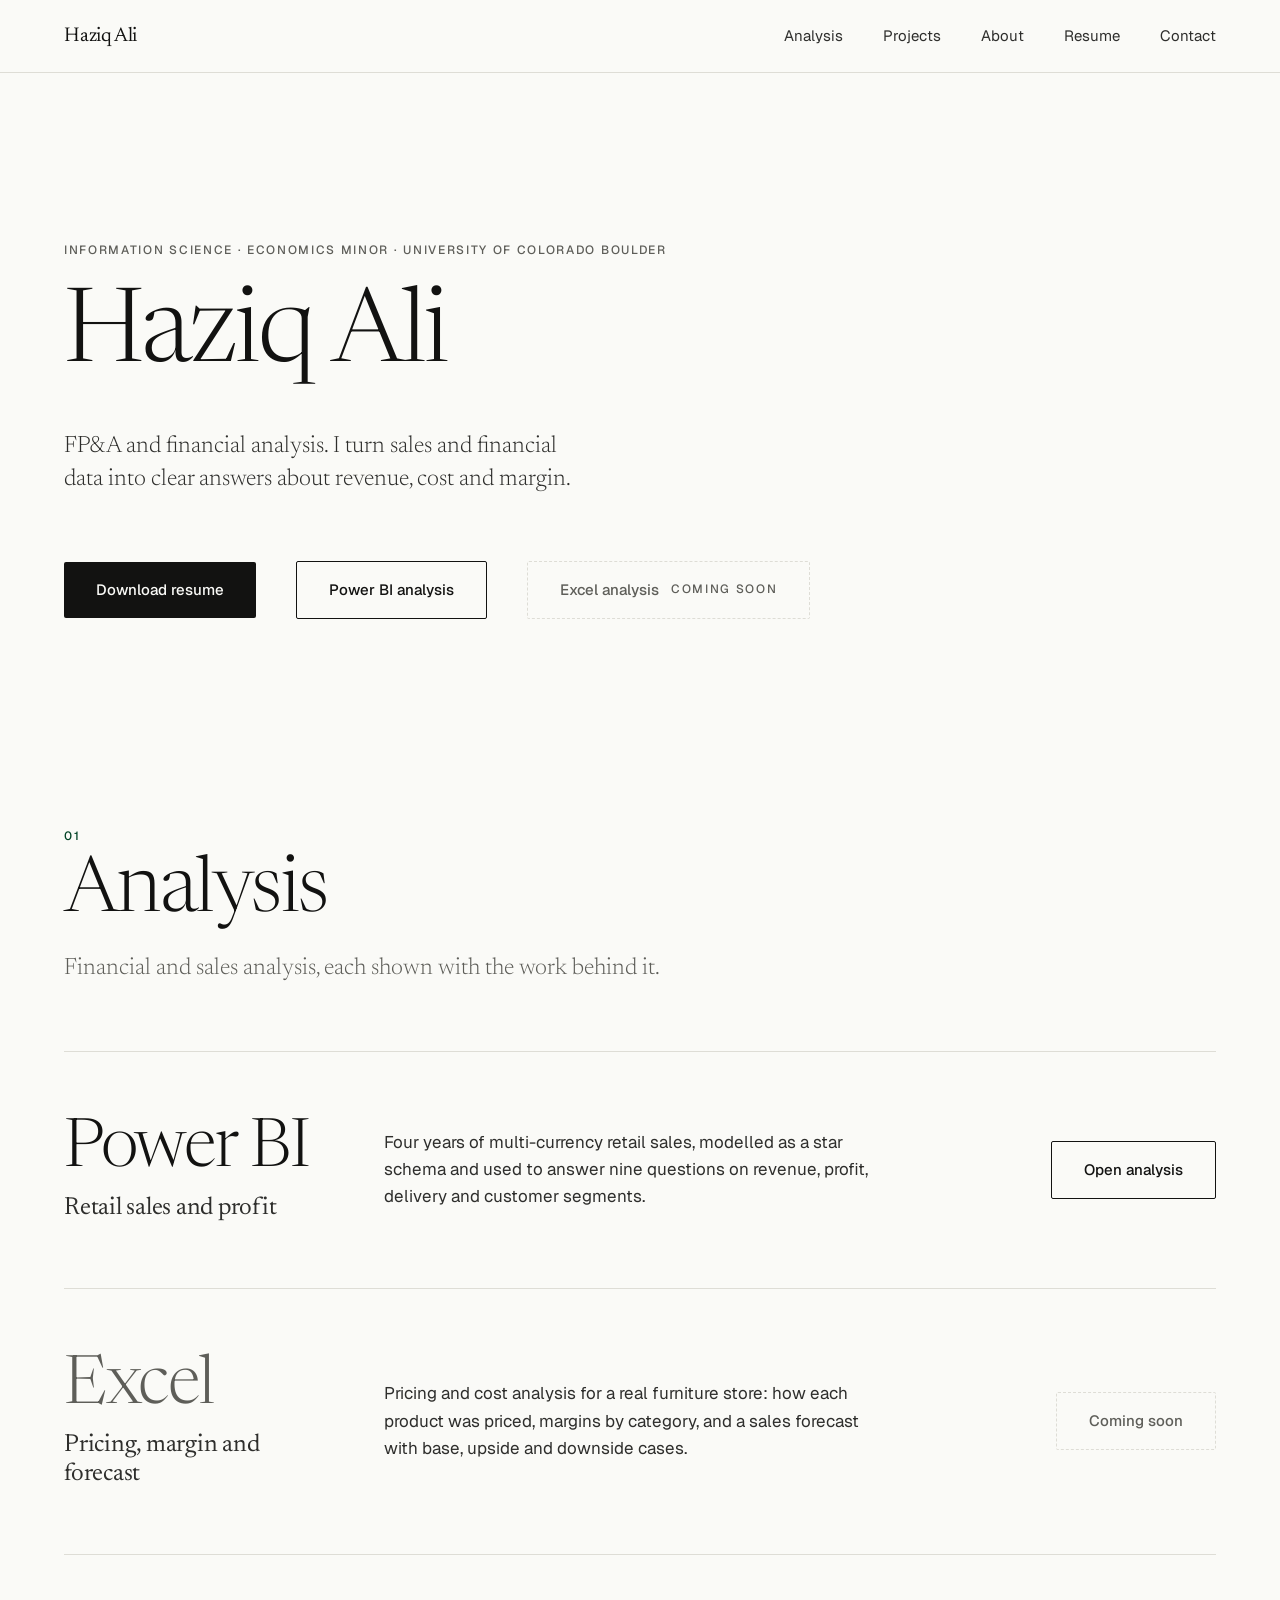
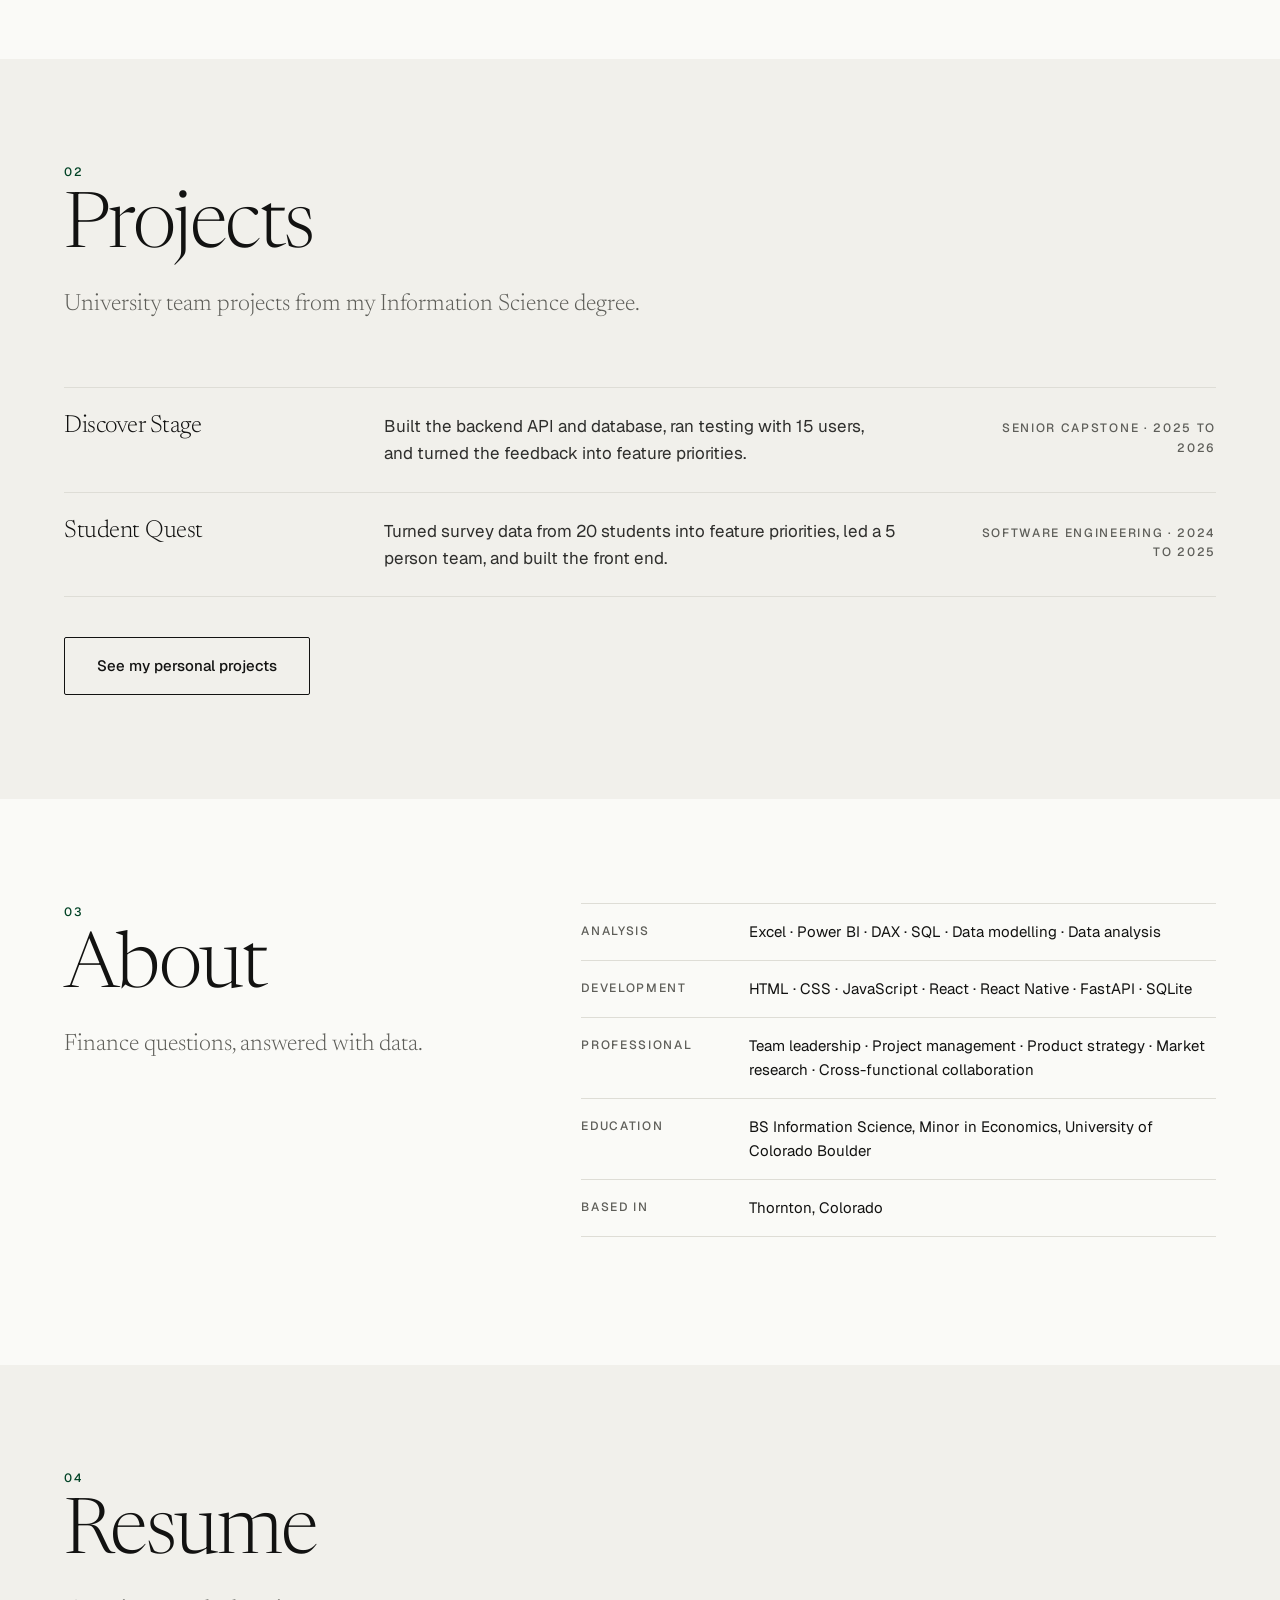
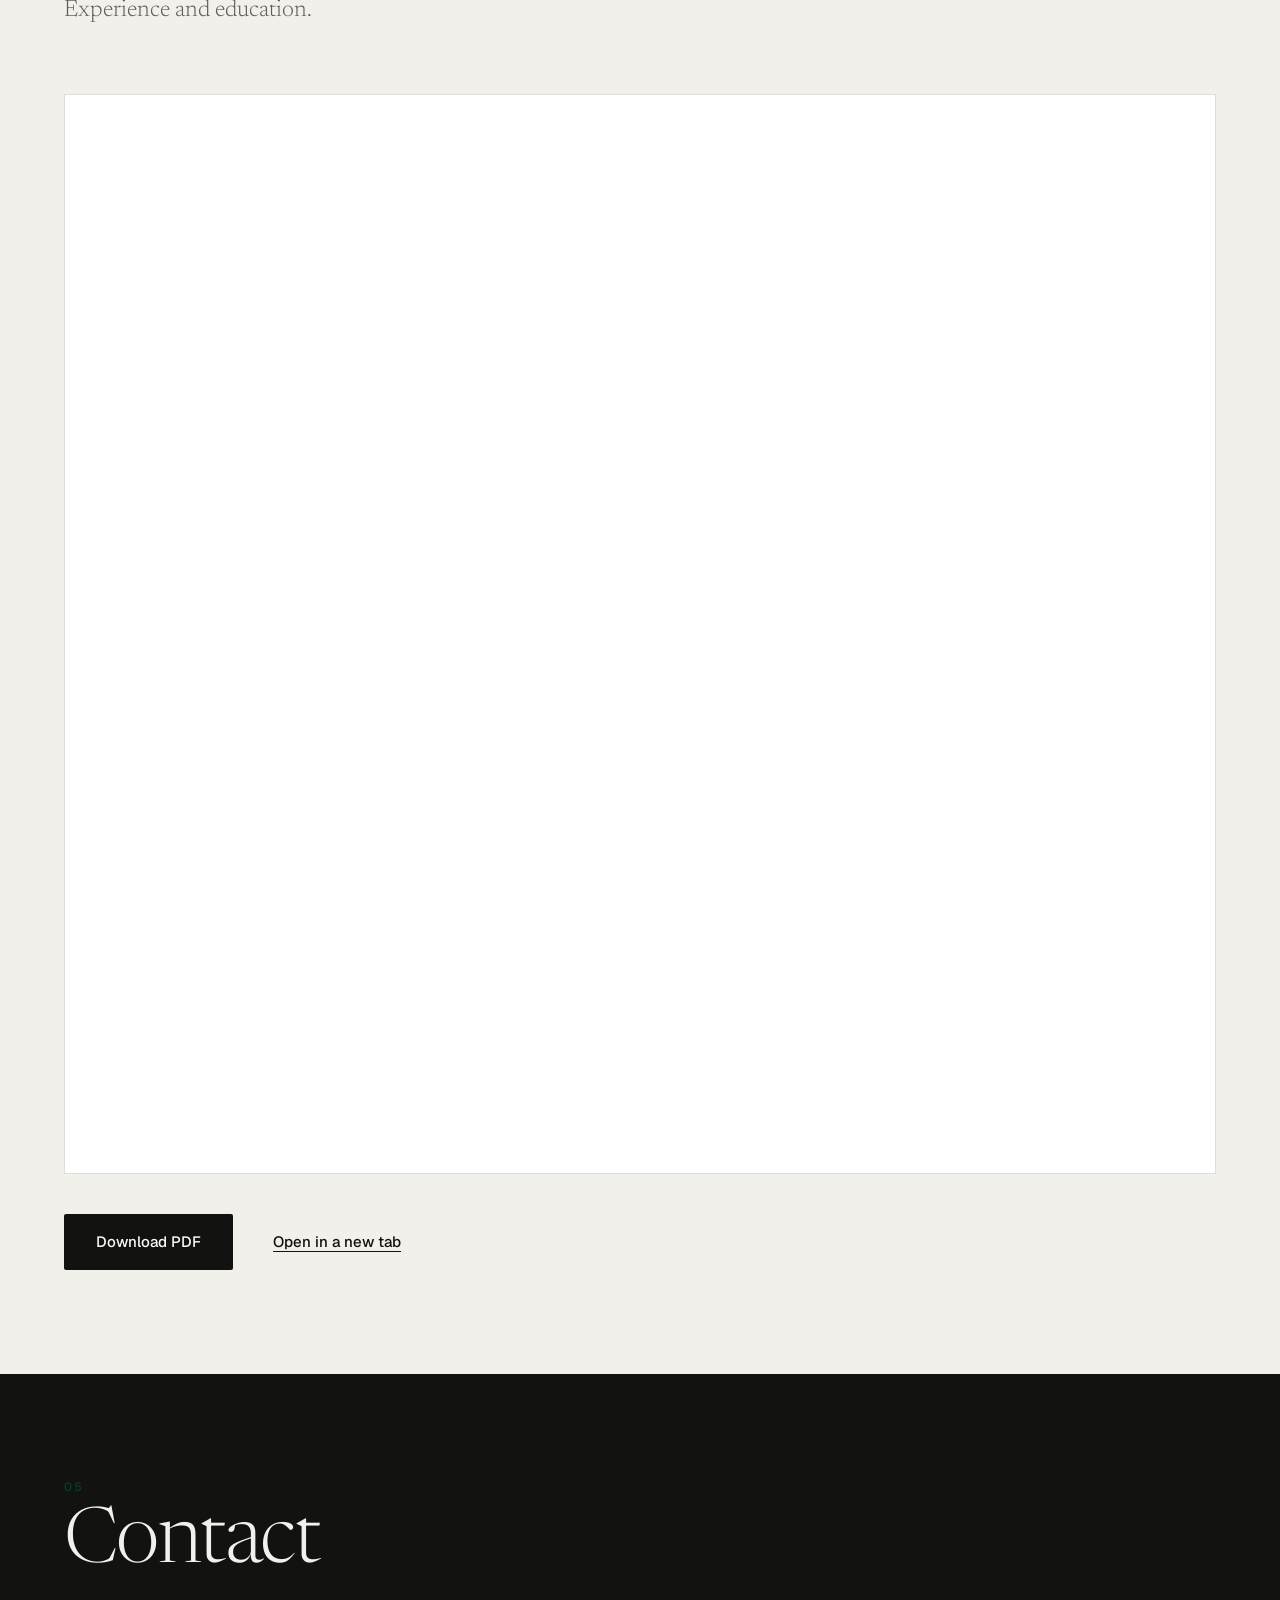
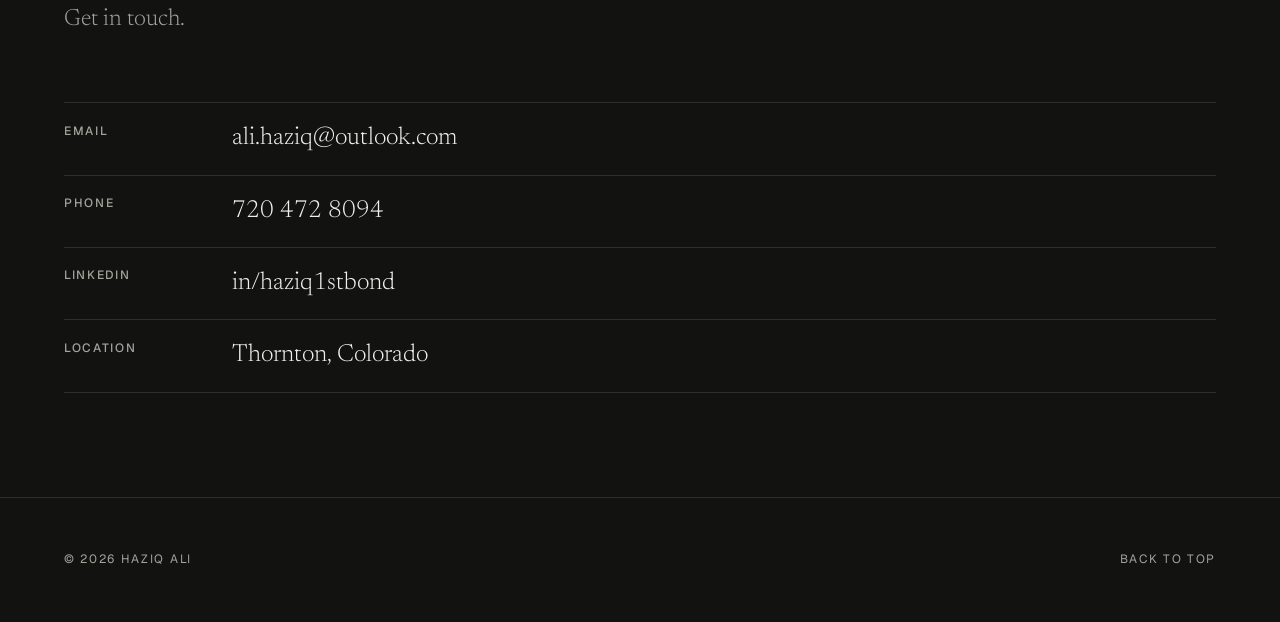
<file: index.html>
<!DOCTYPE html>
<html lang="en">
<head>
  <meta charset="UTF-8">
  <meta name="viewport" content="width=device-width, initial-scale=1.0">
  <title>Haziq Ali · Portfolio</title>
  <meta name="description" content="Haziq Ali, FP&amp;A and financial analysis. Information Science and Economics at CU Boulder. Revenue, cost and margin analysis in Excel and Power BI.">
  <link rel="preconnect" href="https://fonts.googleapis.com">
  <link rel="preconnect" href="https://fonts.gstatic.com" crossorigin>
  <link rel="stylesheet" href="https://fonts.googleapis.com/css2?family=Geist:wght@400;500&family=Newsreader:ital,opsz,wght@0,6..72,300;0,6..72,400;1,6..72,300&display=swap">
  <link rel="stylesheet" href="style.css">
</head>
<body>

  <header class="site-header">
    <div class="container">
      <a href="#top" class="site-name">Haziq Ali</a>
      <nav class="site-nav" aria-label="Primary">
        <ul>
          <li><a href="analysis.html">Analysis</a></li>
          <li><a href="#projects">Projects</a></li>
          <li><a href="#about">About</a></li>
          <li><a href="#resume">Resume</a></li>
          <li><a href="#contact">Contact</a></li>
        </ul>
      </nav>
    </div>
  </header>

  <main id="top">

    <section class="hero container">
      <p class="eyebrow">Information Science · Economics minor · University of Colorado Boulder</p>
      <h1 class="display">Haziq Ali</h1>
      <p class="lede">FP&amp;A and financial analysis. I turn sales and financial data into clear answers about revenue, cost and margin.</p>
      <div class="actions">
        <a href="Ali_Haziq_Resume.pdf?v=3" download class="btn">Download resume</a>
        <a href="power-bi.html" class="btn-outline">Power BI analysis</a>
        <span class="btn-outline btn-outline--soon" aria-disabled="true">Excel analysis<span class="soon-tag">Coming soon</span></span>
      </div>
    </section>

    <section id="analysis" class="section">
      <div class="container">
        <header class="section-head reveal">
          <p class="section-num">01</p>
          <h2 class="section-name">Analysis</h2>
          <p class="section-sub">Financial and sales analysis, each shown with the work behind it.</p>
        </header>
        <ul class="skill-list reveal">
          <li>
            <a href="power-bi.html" class="skill-row analysis-row">
              <div>
                <p class="tool">Power BI</p>
                <h3 class="heading">Retail sales and profit</h3>
              </div>
              <p class="prose">Four years of multi-currency retail sales, modelled as a star schema and used to answer nine questions on revenue, profit, delivery and customer segments.</p>
              <span class="btn-outline">Open analysis</span>
            </a>
          </li>
          <li>
            <div class="skill-row analysis-row analysis-row--soon">
              <div>
                <p class="tool">Excel</p>
                <h3 class="heading">Pricing, margin and forecast</h3>
              </div>
              <p class="prose">Pricing and cost analysis for a real furniture store: how each product was priced, margins by category, and a sales forecast with base, upside and downside cases.</p>
              <span class="btn-outline btn-outline--soon">Coming soon</span>
            </div>
          </li>
        </ul>
      </div>
    </section>

    <section id="projects" class="section section--surface">
      <div class="container">
        <header class="section-head reveal">
          <p class="section-num">02</p>
          <h2 class="section-name">Projects</h2>
          <p class="section-sub">University team projects from my Information Science degree.</p>
        </header>
        <ul class="skill-list reveal">
          <li>
            <a href="project-discover-stage.html" class="skill-row">
              <h3 class="title">Discover Stage</h3>
              <p class="prose">Built the backend API and database, ran testing with 15 users, and turned the feedback into feature priorities.</p>
              <p class="eyebrow">Senior capstone · 2025 to 2026</p>
            </a>
          </li>
          <li>
            <a href="project-student-quest.html" class="skill-row">
              <h3 class="title">Student Quest</h3>
              <p class="prose">Turned survey data from 20 students into feature priorities, led a 5 person team, and built the front end.</p>
              <p class="eyebrow">Software engineering · 2024 to 2025</p>
            </a>
          </li>
        </ul>
        <div class="actions section-more">
          <a href="personal-projects.html" class="btn-outline">See my personal projects</a>
        </div>
      </div>
    </section>

    <section id="about" class="section">
      <div class="container">
        <div class="about-grid reveal">
          <header class="section-head">
            <p class="section-num">03</p>
            <h2 class="section-name">About</h2>
            <p class="section-sub">Finance questions, answered with data.</p>
          </header>
          <dl class="spec">
            <div><dt>Analysis</dt><dd>Excel · Power BI · DAX · SQL · Data modelling · Data analysis</dd></div>
            <div><dt>Development</dt><dd>HTML · CSS · JavaScript · React · React Native · FastAPI · SQLite</dd></div>
            <div><dt>Professional</dt><dd>Team leadership · Project management · Product strategy · Market research · Cross-functional collaboration</dd></div>
            <div><dt>Education</dt><dd>BS Information Science, Minor in Economics, University of Colorado Boulder</dd></div>
            <div><dt>Based in</dt><dd>Thornton, Colorado</dd></div>
          </dl>
        </div>
      </div>
    </section>

    <section id="resume" class="section section--surface">
      <div class="container">
        <header class="section-head reveal">
          <p class="section-num">04</p>
          <h2 class="section-name">Resume</h2>
          <p class="section-sub">Experience and education.</p>
        </header>
        <iframe class="resume-frame" src="Ali_Haziq_Resume.pdf?v=3" title="Haziq Ali resume"></iframe>
        <div class="actions">
          <a href="Ali_Haziq_Resume.pdf?v=3" download class="btn">Download PDF</a>
          <a href="Ali_Haziq_Resume.pdf?v=3" target="_blank" rel="noopener" class="link">Open in a new tab</a>
        </div>
      </div>
    </section>

  </main>

  <div class="dark">
    <section id="contact" class="section contact">
      <div class="container">
        <header class="section-head">
          <p class="section-num">05</p>
          <h2 class="section-name">Contact</h2>
          <p class="section-sub">Get in touch.</p>
        </header>
        <dl class="spec">
          <div><dt>Email</dt><dd><a href="mailto:ali.haziq@outlook.com">ali.haziq@outlook.com</a></dd></div>
          <div><dt>Phone</dt><dd><a href="tel:+17204728094">720 472 8094</a></dd></div>
          <div><dt>LinkedIn</dt><dd><a href="https://www.linkedin.com/in/haziq1stbond" target="_blank" rel="noopener">in/haziq1stbond</a></dd></div>
          <div><dt>Location</dt><dd>Thornton, Colorado</dd></div>
        </dl>
      </div>
    </section>

    <footer class="site-footer">
      <div class="container">
        <span>© 2026 Haziq Ali</span>
        <a href="#top">Back to top</a>
      </div>
    </footer>
  </div>

  <script src="main.js"></script>
</body>
</html>
</file>
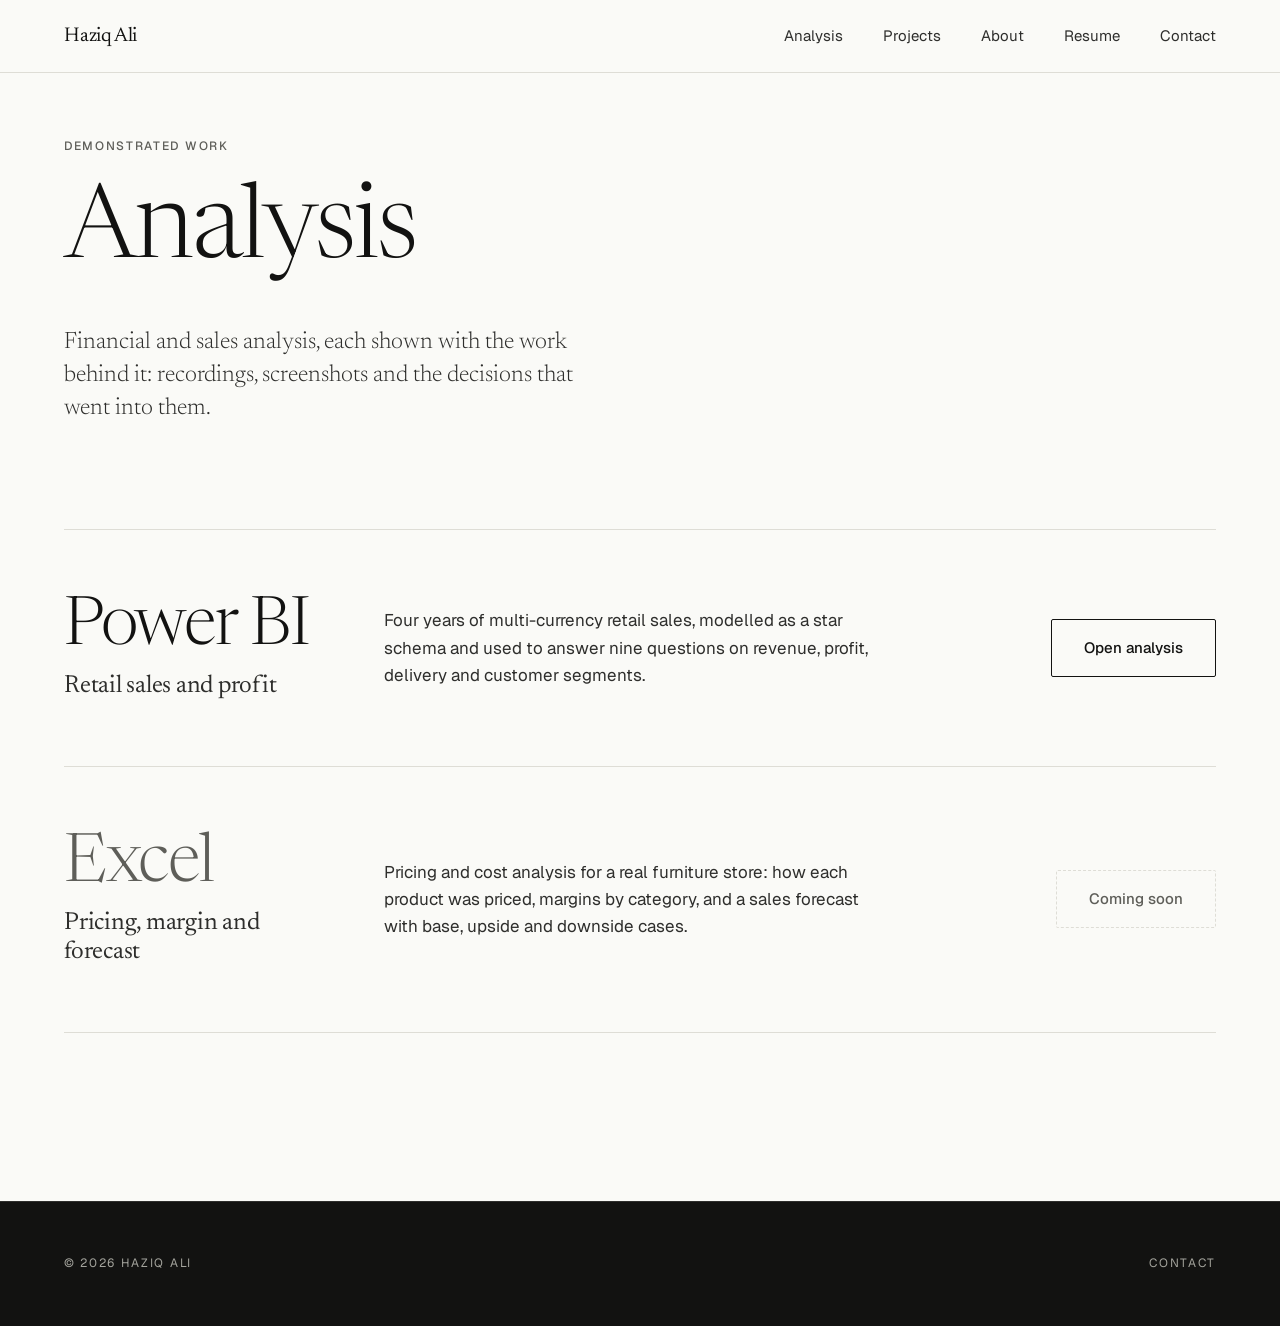
<file: analysis.html>
<!DOCTYPE html>
<html lang="en">
<head>
  <meta charset="UTF-8">
  <meta name="viewport" content="width=device-width, initial-scale=1.0">
  <title>Analysis · Haziq Ali</title>
  <meta name="description" content="Financial and sales analysis by Haziq Ali, each shown with the reasoning behind it.">
  <link rel="preconnect" href="https://fonts.googleapis.com">
  <link rel="preconnect" href="https://fonts.gstatic.com" crossorigin>
  <link rel="stylesheet" href="https://fonts.googleapis.com/css2?family=Geist:wght@400;500&family=Newsreader:ital,opsz,wght@0,6..72,300;0,6..72,400;1,6..72,300&display=swap">
  <link rel="stylesheet" href="style.css">
</head>
<body>

  <header class="site-header">
    <div class="container">
      <a href="index.html" class="site-name">Haziq Ali</a>
      <nav class="site-nav" aria-label="Primary">
        <ul>
          <li><a href="analysis.html">Analysis</a></li>
          <li><a href="index.html#projects">Projects</a></li>
          <li><a href="index.html#about">About</a></li>
          <li><a href="index.html#resume">Resume</a></li>
          <li><a href="index.html#contact">Contact</a></li>
        </ul>
      </nav>
    </div>
  </header>

  <main id="top">

    <section class="case-hero container">
      <p class="eyebrow">Demonstrated work</p>
      <h1 class="display">Analysis</h1>
      <p class="lede">Financial and sales analysis, each shown with the work behind it: recordings, screenshots and the decisions that went into them.</p>
    </section>

    <div class="container">
      <ul class="skill-list reveal">
        <li>
          <a href="power-bi.html" class="skill-row analysis-row">
            <div>
              <p class="tool">Power BI</p>
              <h2 class="heading">Retail sales and profit</h2>
            </div>
            <p class="prose">Four years of multi-currency retail sales, modelled as a star schema and used to answer nine questions on revenue, profit, delivery and customer segments.</p>
            <span class="btn-outline">Open analysis</span>
          </a>
        </li>
        <li>
          <div class="skill-row analysis-row analysis-row--soon">
            <div>
              <p class="tool">Excel</p>
              <h2 class="heading">Pricing, margin and forecast</h2>
            </div>
            <p class="prose">Pricing and cost analysis for a real furniture store: how each product was priced, margins by category, and a sales forecast with base, upside and downside cases.</p>
            <span class="btn-outline btn-outline--soon">Coming soon</span>
          </div>
        </li>
      </ul>
    </div>

  </main>

  <div class="dark">
    <footer class="site-footer">
      <div class="container">
        <span>© 2026 Haziq Ali</span>
        <a href="index.html#contact">Contact</a>
      </div>
    </footer>
  </div>

  <script src="main.js"></script>
</body>
</html>
</file>
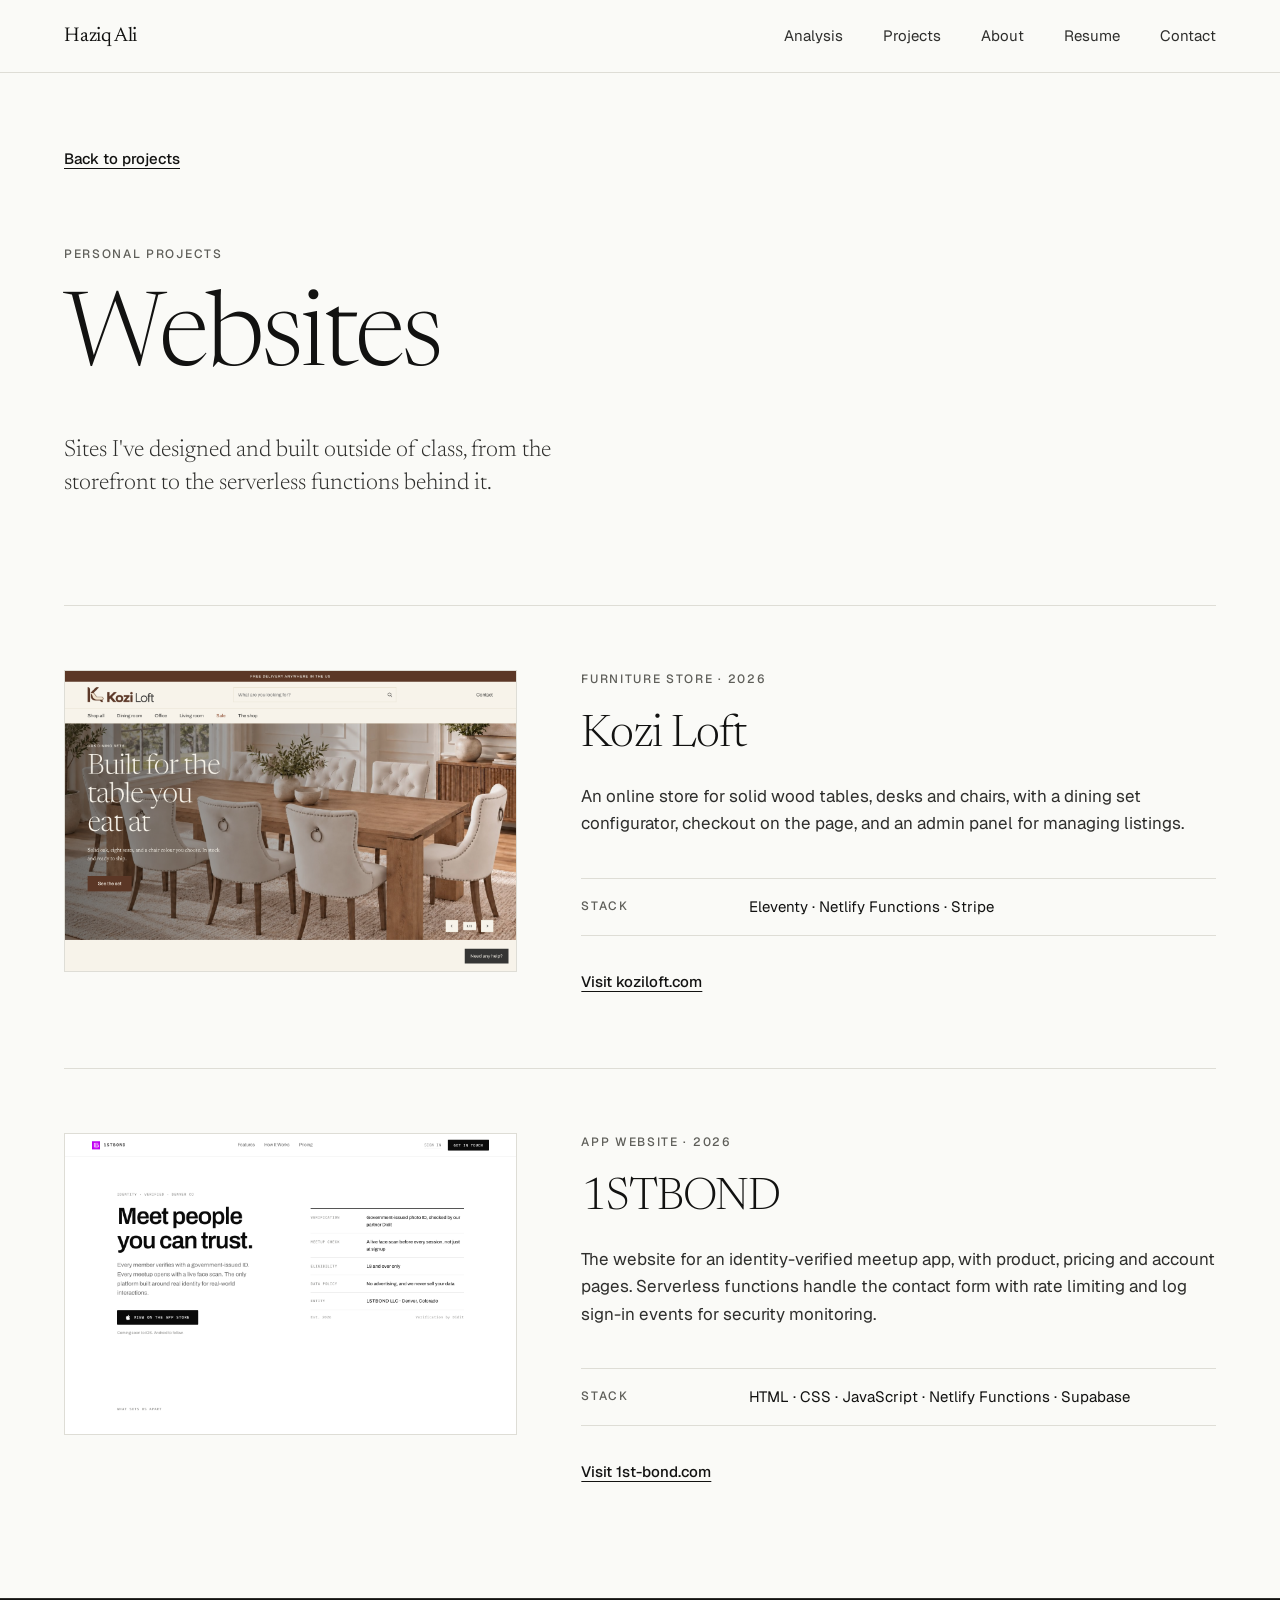
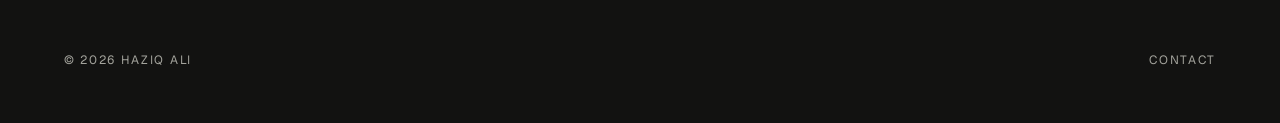
<file: personal-projects.html>
<!DOCTYPE html>
<html lang="en">
<head>
  <meta charset="UTF-8">
  <meta name="viewport" content="width=device-width, initial-scale=1.0">
  <title>Personal projects · Haziq Ali</title>
  <meta name="description" content="Websites Haziq Ali has designed and built.">
  <link rel="preconnect" href="https://fonts.googleapis.com">
  <link rel="preconnect" href="https://fonts.gstatic.com" crossorigin>
  <link rel="stylesheet" href="https://fonts.googleapis.com/css2?family=Geist:wght@400;500&family=Newsreader:ital,opsz,wght@0,6..72,300;0,6..72,400;1,6..72,300&display=swap">
  <link rel="stylesheet" href="style.css">
</head>
<body>

  <header class="site-header">
    <div class="container">
      <a href="index.html" class="site-name">Haziq Ali</a>
      <nav class="site-nav" aria-label="Primary">
        <ul>
          <li><a href="analysis.html">Analysis</a></li>
          <li><a href="index.html#projects">Projects</a></li>
          <li><a href="index.html#about">About</a></li>
          <li><a href="index.html#resume">Resume</a></li>
          <li><a href="index.html#contact">Contact</a></li>
        </ul>
      </nav>
    </div>
  </header>

  <main id="top">

    <section class="case-hero container">
      <a href="index.html#projects" class="link">Back to projects</a>
      <p class="eyebrow">Personal projects</p>
      <h1 class="display">Websites</h1>
      <p class="lede">Sites I've designed and built outside of class, from the storefront to the serverless functions behind it.</p>
    </section>

    <div class="container personal-projects">
        <article class="project reveal">
          <a href="https://koziloft.com" target="_blank" rel="noopener" class="project-media project-media--shot" tabindex="-1" aria-hidden="true">
            <img src="sites/koziloft.png" alt="" loading="lazy">
          </a>
          <div>
            <p class="eyebrow">Furniture store · 2026</p>
            <h3 class="title"><a href="https://koziloft.com" target="_blank" rel="noopener">Kozi Loft</a></h3>
            <p class="prose">An online store for solid wood tables, desks and chairs, with a dining set configurator, checkout on the page, and an admin panel for managing listings.</p>
            <dl class="spec">
              <div><dt>Stack</dt><dd>Eleventy · Netlify Functions · Stripe</dd></div>
            </dl>
            <a href="https://koziloft.com" target="_blank" rel="noopener" class="link">Visit koziloft.com</a>
          </div>
        </article>

        <article class="project reveal">
          <a href="https://1st-bond.com" target="_blank" rel="noopener" class="project-media project-media--shot" tabindex="-1" aria-hidden="true">
            <img src="sites/1stbond.png" alt="" loading="lazy">
          </a>
          <div>
            <p class="eyebrow">App website · 2026</p>
            <h3 class="title"><a href="https://1st-bond.com" target="_blank" rel="noopener">1STBOND</a></h3>
            <p class="prose">The website for an identity-verified meetup app, with product, pricing and account pages. Serverless functions handle the contact form with rate limiting and log sign-in events for security monitoring.</p>
            <dl class="spec">
              <div><dt>Stack</dt><dd>HTML · CSS · JavaScript · Netlify Functions · Supabase</dd></div>
            </dl>
            <a href="https://1st-bond.com" target="_blank" rel="noopener" class="link">Visit 1st-bond.com</a>
          </div>
        </article>
    </div>

  </main>

  <div class="dark">
    <footer class="site-footer">
      <div class="container">
        <span>© 2026 Haziq Ali</span>
        <a href="index.html#contact">Contact</a>
      </div>
    </footer>
  </div>

  <script src="main.js"></script>
</body>
</html>
</file>
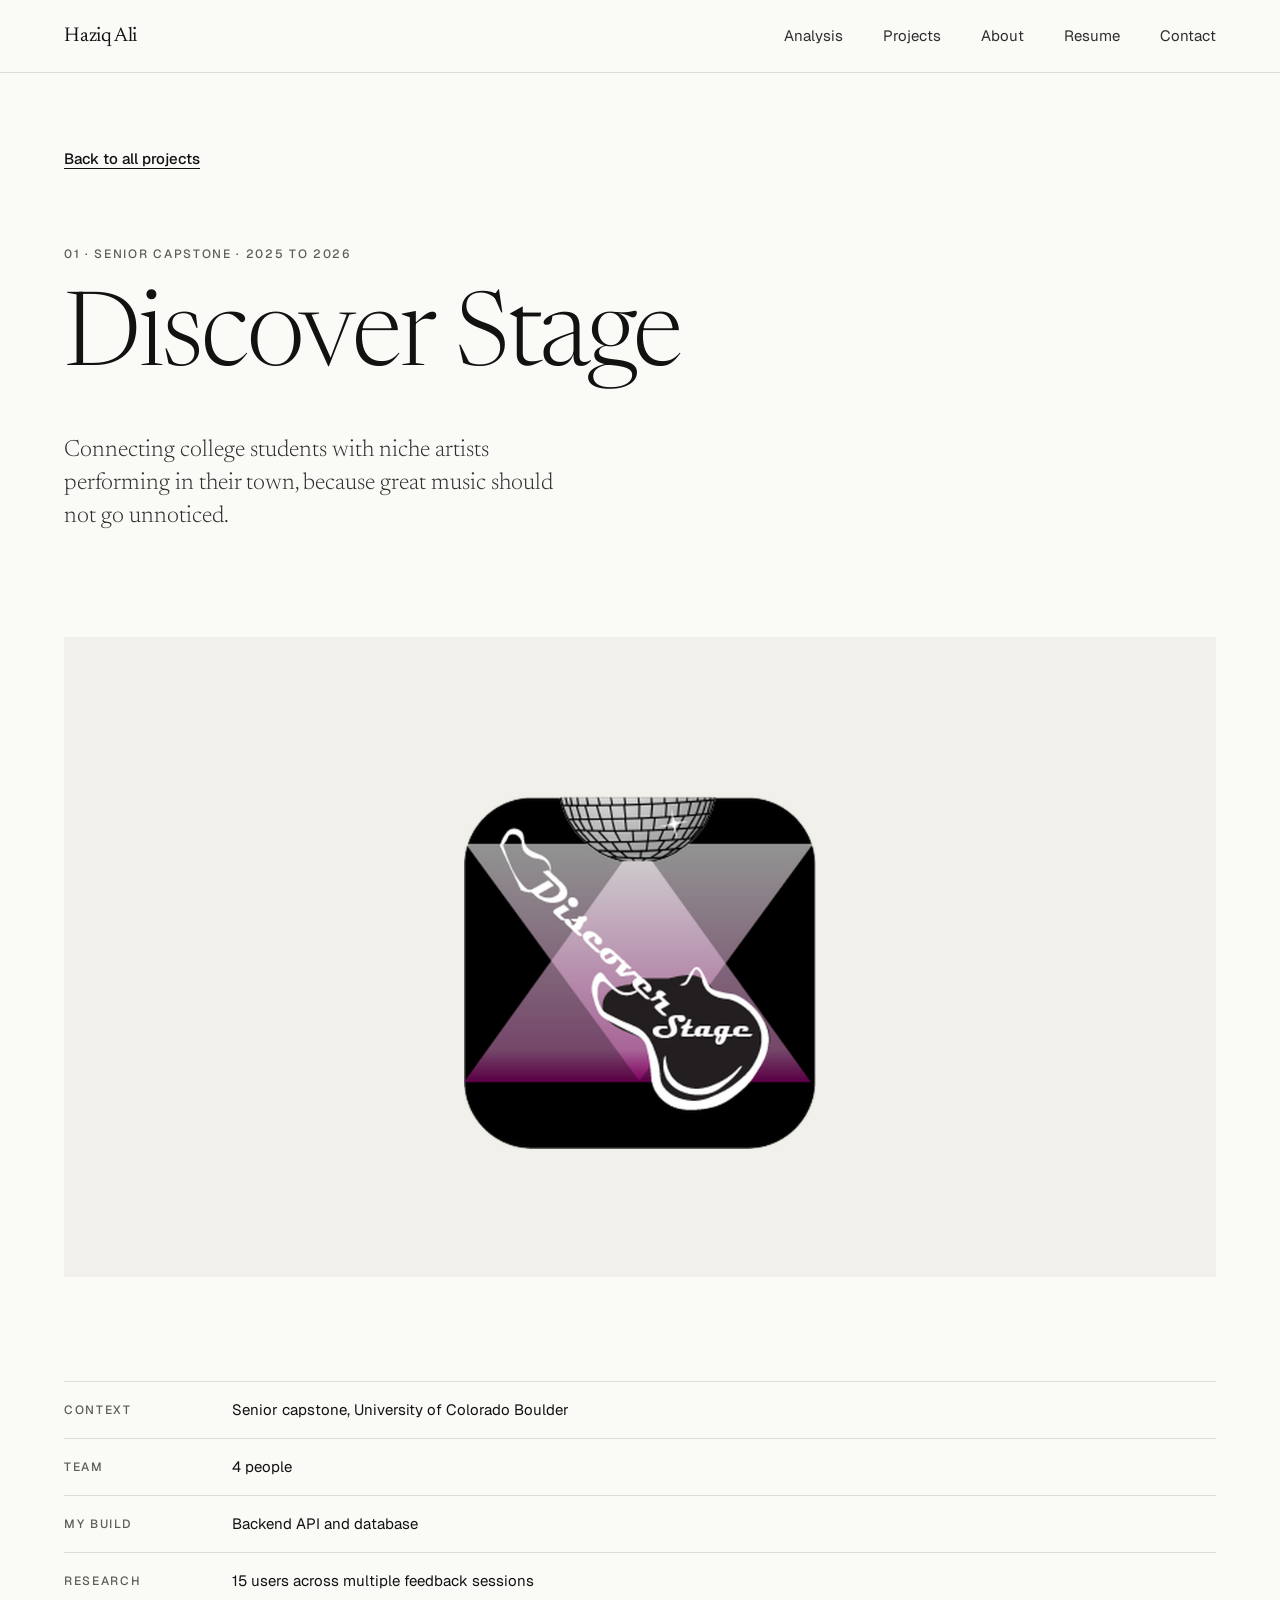
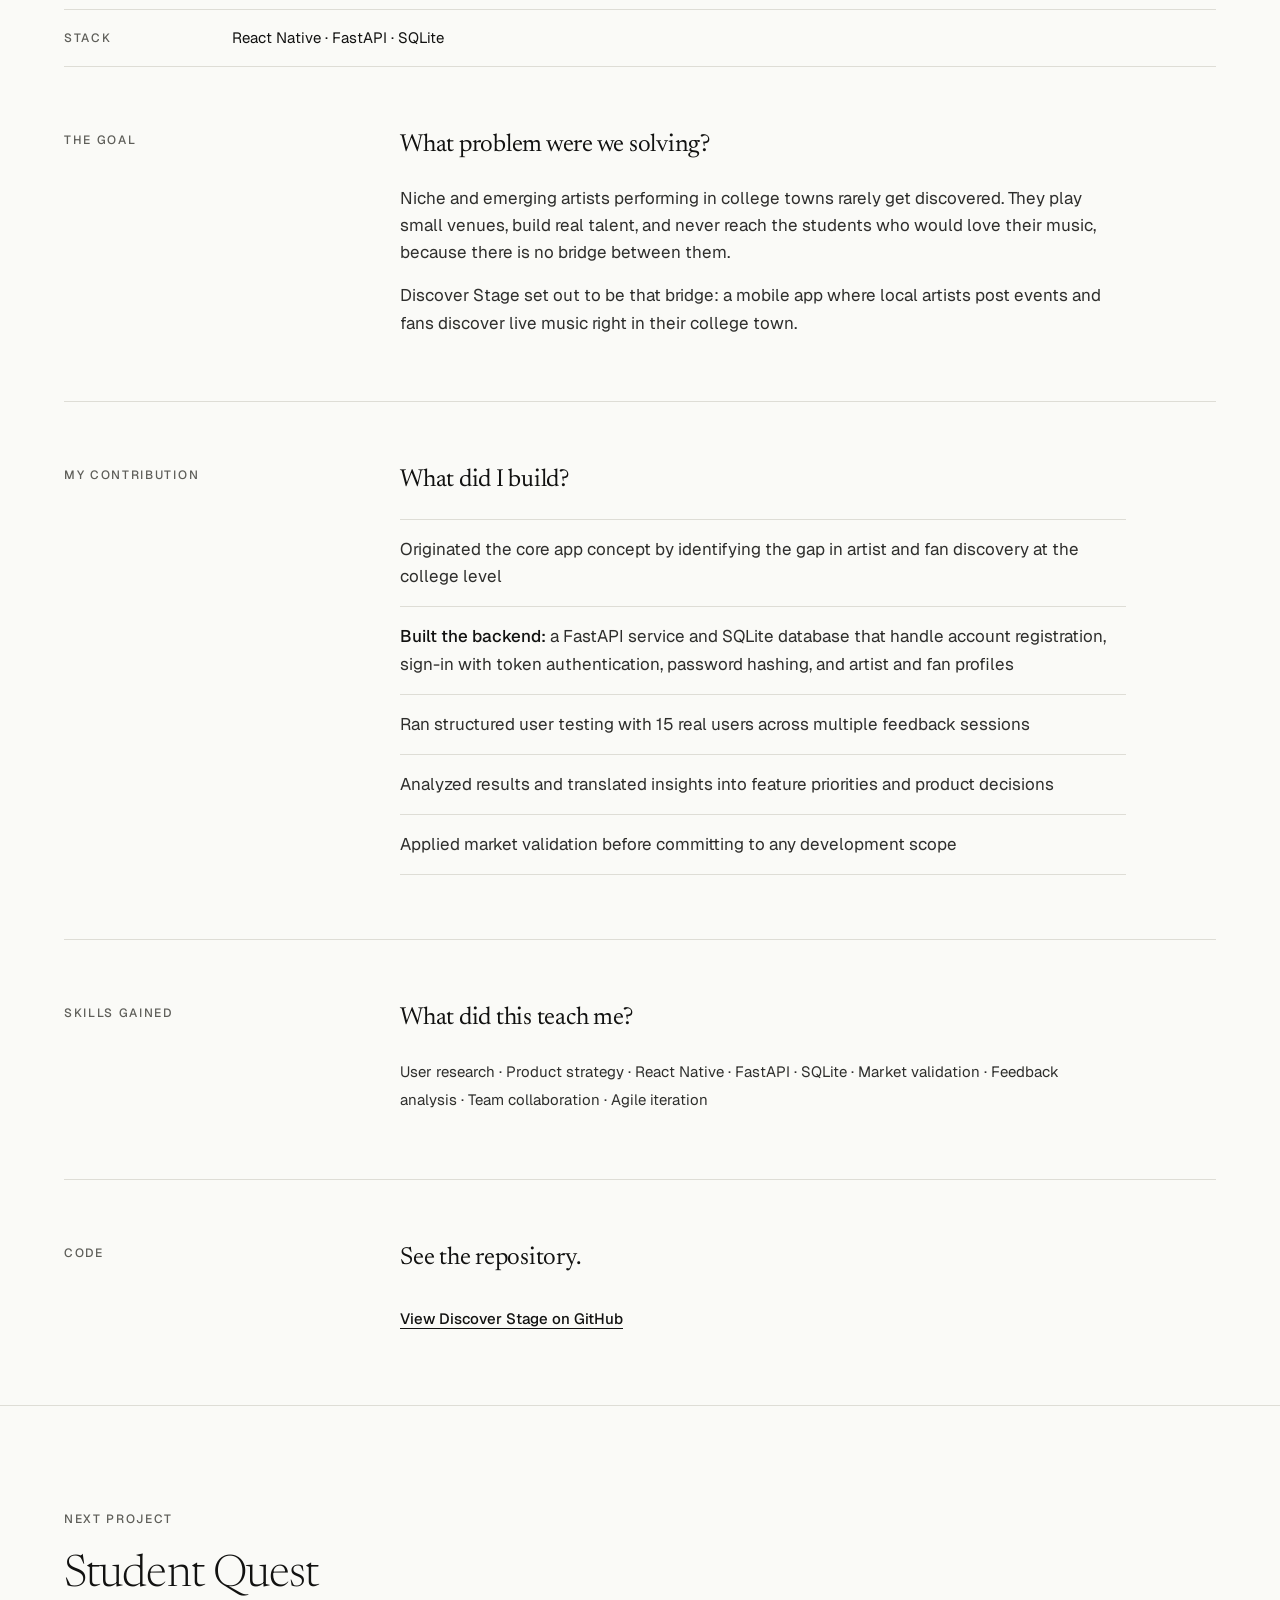
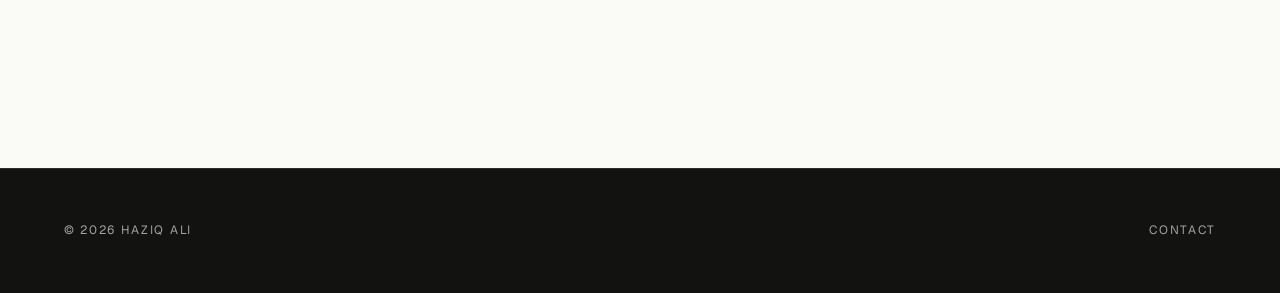
<file: project-discover-stage.html>
<!DOCTYPE html>
<html lang="en">
<head>
  <meta charset="UTF-8">
  <meta name="viewport" content="width=device-width, initial-scale=1.0">
  <title>Discover Stage · Haziq Ali</title>
  <meta name="description" content="Discover Stage, a senior capstone mobile app connecting college students with local artists.">
  <link rel="preconnect" href="https://fonts.googleapis.com">
  <link rel="preconnect" href="https://fonts.gstatic.com" crossorigin>
  <link rel="stylesheet" href="https://fonts.googleapis.com/css2?family=Geist:wght@400;500&family=Newsreader:ital,opsz,wght@0,6..72,300;0,6..72,400;1,6..72,300&display=swap">
  <link rel="stylesheet" href="style.css">
</head>
<body>

  <header class="site-header">
    <div class="container">
      <a href="index.html" class="site-name">Haziq Ali</a>
      <nav class="site-nav" aria-label="Primary">
        <ul>
          <li><a href="analysis.html">Analysis</a></li>
          <li><a href="index.html#projects">Projects</a></li>
          <li><a href="index.html#about">About</a></li>
          <li><a href="index.html#resume">Resume</a></li>
          <li><a href="index.html#contact">Contact</a></li>
        </ul>
      </nav>
    </div>
  </header>

  <main id="top">

    <section class="case-hero container">
      <a href="index.html#projects" class="link">Back to all projects</a>
      <p class="eyebrow">01 · Senior capstone · 2025 to 2026</p>
      <h1 class="display">Discover Stage</h1>
      <p class="lede">Connecting college students with niche artists performing in their town, because great music should not go unnoticed.</p>
    </section>

    <div class="container">
      <figure class="case-figure reveal">
        <img src="discover-tile.png" alt="Discover Stage app logo">
      </figure>

      <dl class="spec case-facts reveal">
        <div><dt>Context</dt><dd>Senior capstone, University of Colorado Boulder</dd></div>
        <div><dt>Team</dt><dd>4 people</dd></div>
        <div><dt>My build</dt><dd>Backend API and database</dd></div>
        <div><dt>Research</dt><dd>15 users across multiple feedback sessions</dd></div>
        <div><dt>Stack</dt><dd>React Native · FastAPI · SQLite</dd></div>
      </dl>

      <div class="case-block reveal">
        <p class="eyebrow">The goal</p>
        <div>
          <h2 class="heading">What problem were we solving?</h2>
          <p class="prose">Niche and emerging artists performing in college towns rarely get discovered. They play small venues, build real talent, and never reach the students who would love their music, because there is no bridge between them.</p>
          <p class="prose">Discover Stage set out to be that bridge: a mobile app where local artists post events and fans discover live music right in their college town.</p>
        </div>
      </div>

      <div class="case-block reveal">
        <p class="eyebrow">My contribution</p>
        <div>
          <h2 class="heading">What did I build?</h2>
          <ul class="rows">
            <li>Originated the core app concept by identifying the gap in artist and fan discovery at the college level</li>
            <li><strong>Built the backend:</strong> a FastAPI service and SQLite database that handle account registration, sign-in with token authentication, password hashing, and artist and fan profiles</li>
            <li>Ran structured user testing with 15 real users across multiple feedback sessions</li>
            <li>Analyzed results and translated insights into feature priorities and product decisions</li>
            <li>Applied market validation before committing to any development scope</li>
          </ul>
        </div>
      </div>

      <div class="case-block reveal">
        <p class="eyebrow">Skills gained</p>
        <div>
          <h2 class="heading">What did this teach me?</h2>
          <p class="skills-line">User research · Product strategy · React Native · FastAPI · SQLite · Market validation · Feedback analysis · Team collaboration · Agile iteration</p>
        </div>
      </div>

      <div class="case-block reveal">
        <p class="eyebrow">Code</p>
        <div>
          <h2 class="heading">See the repository.</h2>
          <a href="https://github.com/OB123229/discostage-dev" target="_blank" rel="noopener" class="link">View Discover Stage on GitHub</a>
        </div>
      </div>
    </div>

    <section class="case-next">
      <div class="container">
        <a href="project-student-quest.html">
          <p class="eyebrow">Next project</p>
          <p class="title">Student Quest</p>
        </a>
      </div>
    </section>

  </main>

  <div class="dark">
    <footer class="site-footer">
      <div class="container">
        <span>© 2026 Haziq Ali</span>
        <a href="index.html#contact">Contact</a>
      </div>
    </footer>
  </div>

  <script src="main.js"></script>
</body>
</html>
</file>
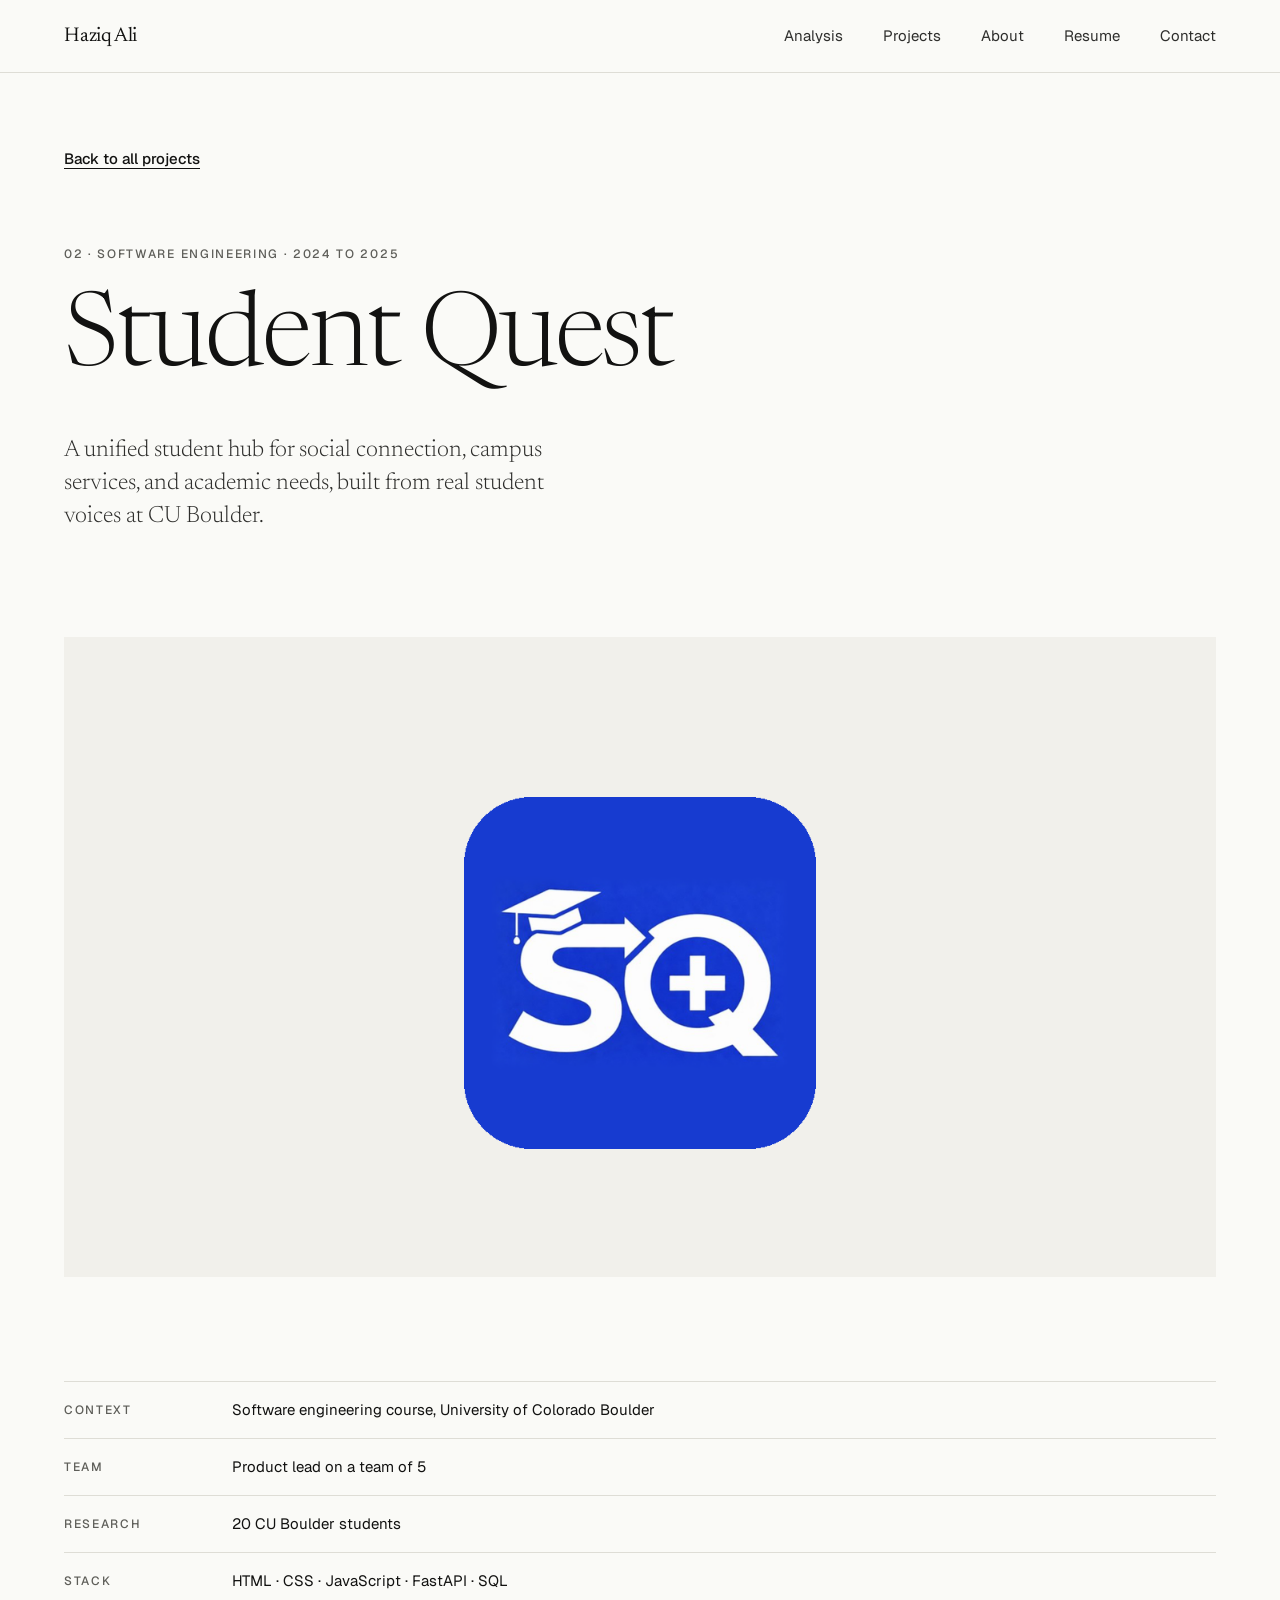
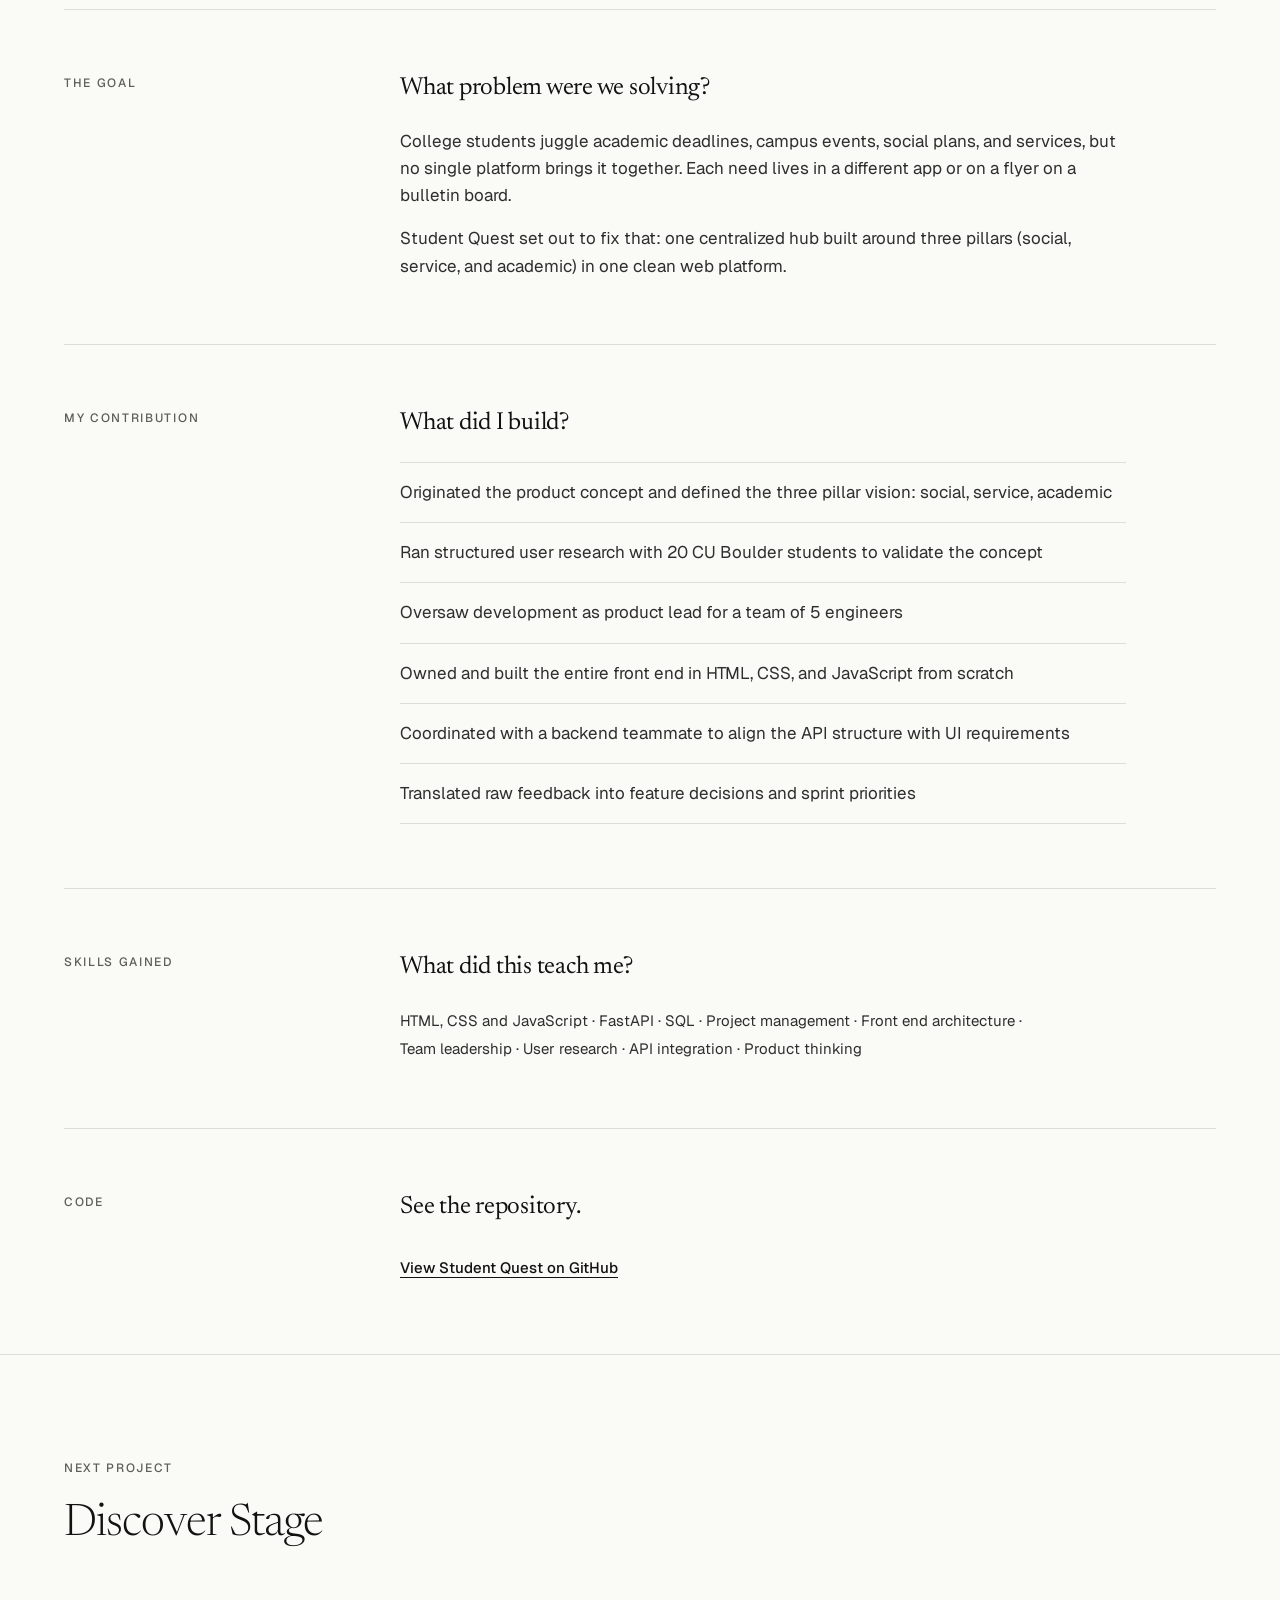
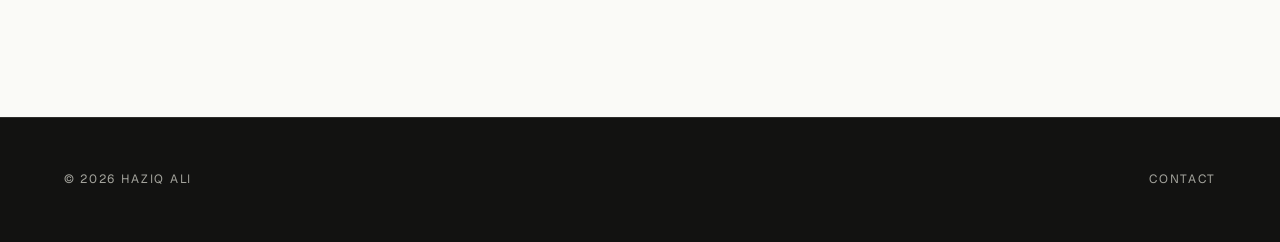
<file: project-student-quest.html>
<!DOCTYPE html>
<html lang="en">
<head>
  <meta charset="UTF-8">
  <meta name="viewport" content="width=device-width, initial-scale=1.0">
  <title>Student Quest · Haziq Ali</title>
  <meta name="description" content="Student Quest, a unified student hub built from research with 20 CU Boulder students.">
  <link rel="preconnect" href="https://fonts.googleapis.com">
  <link rel="preconnect" href="https://fonts.gstatic.com" crossorigin>
  <link rel="stylesheet" href="https://fonts.googleapis.com/css2?family=Geist:wght@400;500&family=Newsreader:ital,opsz,wght@0,6..72,300;0,6..72,400;1,6..72,300&display=swap">
  <link rel="stylesheet" href="style.css">
</head>
<body>

  <header class="site-header">
    <div class="container">
      <a href="index.html" class="site-name">Haziq Ali</a>
      <nav class="site-nav" aria-label="Primary">
        <ul>
          <li><a href="analysis.html">Analysis</a></li>
          <li><a href="index.html#projects">Projects</a></li>
          <li><a href="index.html#about">About</a></li>
          <li><a href="index.html#resume">Resume</a></li>
          <li><a href="index.html#contact">Contact</a></li>
        </ul>
      </nav>
    </div>
  </header>

  <main id="top">

    <section class="case-hero container">
      <a href="index.html#projects" class="link">Back to all projects</a>
      <p class="eyebrow">02 · Software engineering · 2024 to 2025</p>
      <h1 class="display">Student Quest</h1>
      <p class="lede">A unified student hub for social connection, campus services, and academic needs, built from real student voices at CU Boulder.</p>
    </section>

    <div class="container">
      <figure class="case-figure reveal">
        <img src="studentquest-tile.png" alt="Student Quest logo">
      </figure>

      <dl class="spec case-facts reveal">
        <div><dt>Context</dt><dd>Software engineering course, University of Colorado Boulder</dd></div>
        <div><dt>Team</dt><dd>Product lead on a team of 5</dd></div>
        <div><dt>Research</dt><dd>20 CU Boulder students</dd></div>
        <div><dt>Stack</dt><dd>HTML · CSS · JavaScript · FastAPI · SQL</dd></div>
      </dl>

      <div class="case-block reveal">
        <p class="eyebrow">The goal</p>
        <div>
          <h2 class="heading">What problem were we solving?</h2>
          <p class="prose">College students juggle academic deadlines, campus events, social plans, and services, but no single platform brings it together. Each need lives in a different app or on a flyer on a bulletin board.</p>
          <p class="prose">Student Quest set out to fix that: one centralized hub built around three pillars (social, service, and academic) in one clean web platform.</p>
        </div>
      </div>

      <div class="case-block reveal">
        <p class="eyebrow">My contribution</p>
        <div>
          <h2 class="heading">What did I build?</h2>
          <ul class="rows">
            <li>Originated the product concept and defined the three pillar vision: social, service, academic</li>
            <li>Ran structured user research with 20 CU Boulder students to validate the concept</li>
            <li>Oversaw development as product lead for a team of 5 engineers</li>
            <li>Owned and built the entire front end in HTML, CSS, and JavaScript from scratch</li>
            <li>Coordinated with a backend teammate to align the API structure with UI requirements</li>
            <li>Translated raw feedback into feature decisions and sprint priorities</li>
          </ul>
        </div>
      </div>

      <div class="case-block reveal">
        <p class="eyebrow">Skills gained</p>
        <div>
          <h2 class="heading">What did this teach me?</h2>
          <p class="skills-line">HTML, CSS and JavaScript · FastAPI · SQL · Project management · Front end architecture · Team leadership · User research · API integration · Product thinking</p>
        </div>
      </div>

      <div class="case-block reveal">
        <p class="eyebrow">Code</p>
        <div>
          <h2 class="heading">See the repository.</h2>
          <a href="https://github.com/brmy2261/INFO-4607" target="_blank" rel="noopener" class="link">View Student Quest on GitHub</a>
        </div>
      </div>
    </div>

    <section class="case-next">
      <div class="container">
        <a href="project-discover-stage.html">
          <p class="eyebrow">Next project</p>
          <p class="title">Discover Stage</p>
        </a>
      </div>
    </section>

  </main>

  <div class="dark">
    <footer class="site-footer">
      <div class="container">
        <span>© 2026 Haziq Ali</span>
        <a href="index.html#contact">Contact</a>
      </div>
    </footer>
  </div>

  <script src="main.js"></script>
</body>
</html>
</file>
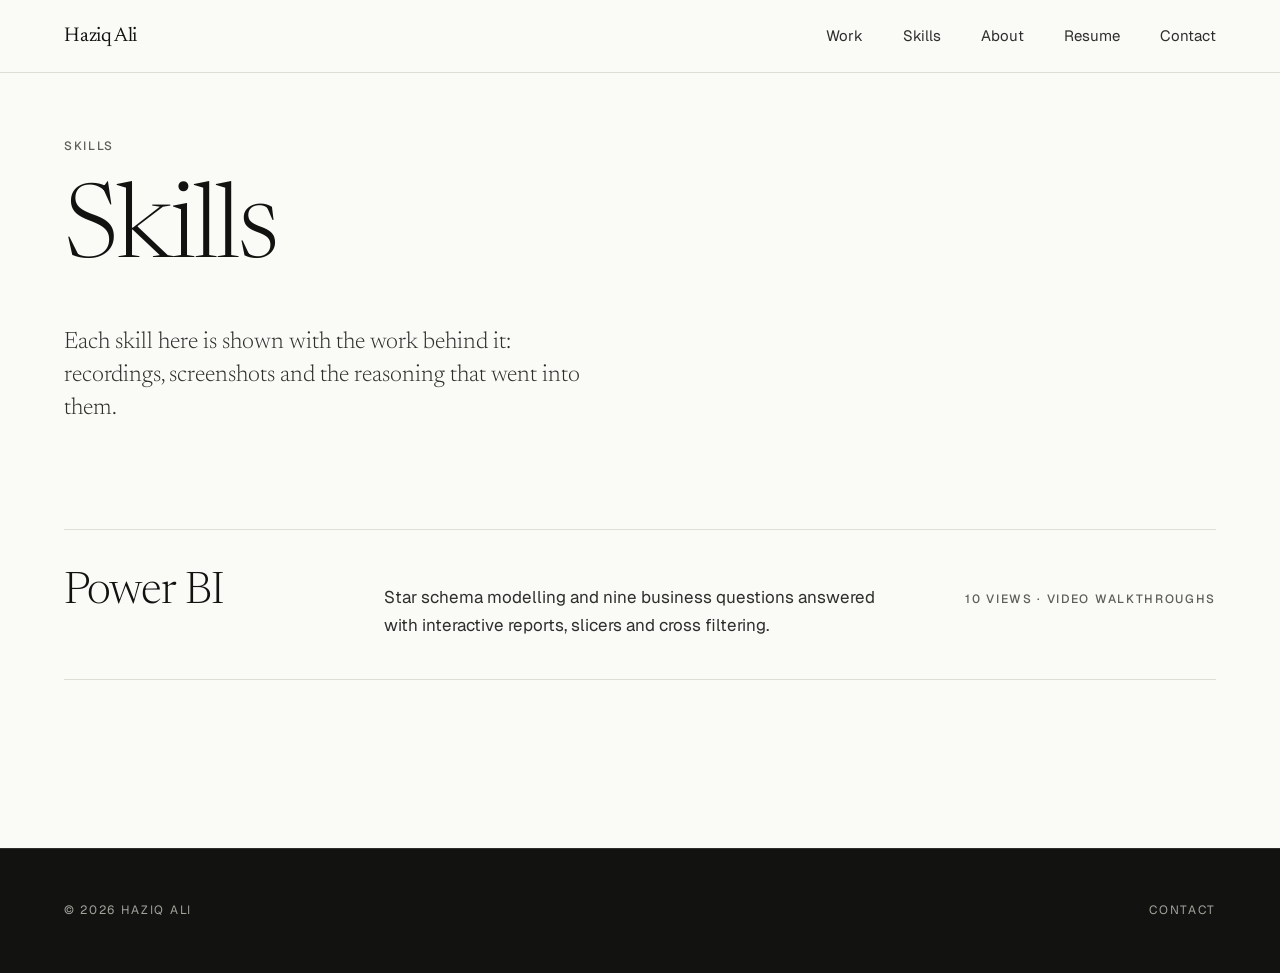
<file: skills.html>
<!DOCTYPE html>
<html lang="en">
<head>
  <meta charset="UTF-8">
  <meta name="viewport" content="width=device-width, initial-scale=1.0">
  <title>Skills · Haziq Ali</title>
  <meta name="description" content="Skills by Haziq Ali, each shown with the work behind it.">
  <link rel="preconnect" href="https://fonts.googleapis.com">
  <link rel="preconnect" href="https://fonts.gstatic.com" crossorigin>
  <link rel="stylesheet" href="https://fonts.googleapis.com/css2?family=Geist:wght@400;500&family=Newsreader:ital,opsz,wght@0,6..72,300;0,6..72,400;1,6..72,300&display=swap">
  <link rel="stylesheet" href="style.css">
</head>
<body>

  <header class="site-header">
    <div class="container">
      <a href="index.html" class="site-name">Haziq Ali</a>
      <nav class="site-nav" aria-label="Primary">
        <ul>
          <li><a href="index.html#work">Work</a></li>
          <li><a href="skills.html">Skills</a></li>
          <li><a href="index.html#about">About</a></li>
          <li><a href="index.html#resume">Resume</a></li>
          <li><a href="index.html#contact">Contact</a></li>
        </ul>
      </nav>
    </div>
  </header>

  <main id="top">

    <section class="case-hero container">
      <p class="eyebrow">Skills</p>
      <h1 class="display">Skills</h1>
      <p class="lede">Each skill here is shown with the work behind it: recordings, screenshots and the reasoning that went into them.</p>
    </section>

    <div class="container">
      <ul class="skill-list reveal">
        <li>
          <a href="skill-power-bi.html" class="skill-row">
            <h2 class="title">Power BI</h2>
            <p class="prose">Star schema modelling and nine business questions answered with interactive reports, slicers and cross filtering.</p>
            <p class="eyebrow">10 views · Video walkthroughs</p>
          </a>
        </li>
      </ul>
    </div>

  </main>

  <div class="dark">
    <footer class="site-footer">
      <div class="container">
        <span>© 2026 Haziq Ali</span>
        <a href="index.html#contact">Contact</a>
      </div>
    </footer>
  </div>

  <script src="main.js"></script>
</body>
</html>
</file>
<file: style.css>
/* Haziq Ali portfolio. Rules live in DESIGN.md; change tokens, not components. */

:root {
  --paper: #FAFAF7;
  --surface: #F1F0EB;
  --ink: #121211;
  --ink-soft: #2E2E2C;
  --muted: #5E5E59;
  --line: #DEDDD6;
  --accent: #004225;
  --on-dark: #F1F0EB;
  --on-dark-muted: #A3A39C;
  --line-dark: #2E2E2C;

  --serif: 'Newsreader', Georgia, serif;
  --sans: 'Geist', -apple-system, 'Helvetica Neue', Arial, sans-serif;

  --t-display: clamp(3rem, 1.6rem + 6vw, 7rem);
  --t-title: clamp(2rem, 1.6rem + 1.5vw, 3rem);
  --t-heading: clamp(1.375rem, 1.3rem + 0.3vw, 1.625rem);
  --t-lede: clamp(1.25rem, 1.15rem + 0.4vw, 1.5rem);
  --t-body: clamp(1rem, 0.98rem + 0.1vw, 1.0625rem);
  --t-ui: 0.9375rem;
  --t-label: 0.75rem;
  --t-stat: clamp(3.5rem, 2.8rem + 3vw, 5.5rem);

  --s-1: 8px;
  --s-2: 16px;
  --s-3: 24px;
  --s-4: 40px;
  --s-5: 64px;
  --s-6: 104px;
  --s-7: 168px;

  --margin: clamp(20px, 5vw, 72px);
  --max: 1360px;
  --header-h: 72px;
  --ease: cubic-bezier(0.4, 0, 0.2, 1);
}

*, *::before, *::after { margin: 0; padding: 0; box-sizing: border-box; }

html { scroll-behavior: smooth; scroll-padding-top: var(--header-h); }

body {
  background: var(--paper);
  color: var(--ink);
  font-family: var(--sans);
  font-size: var(--t-body);
  line-height: 1.6;
  -webkit-font-smoothing: antialiased;
}

img { display: block; max-width: 100%; }

a { color: inherit; }

:focus-visible {
  outline: 2px solid var(--accent);
  outline-offset: 2px;
}

.container {
  width: 100%;
  max-width: var(--max);
  margin: 0 auto;
  padding: 0 var(--margin);
}

/* ---- Type roles ---- */

.eyebrow {
  font-family: var(--sans);
  font-size: var(--t-label);
  font-weight: 500;
  letter-spacing: 0.14em;
  text-transform: uppercase;
  color: var(--muted);
  margin-bottom: var(--s-3);
}

.display,
.title {
  font-family: var(--serif);
  font-weight: 300;
  line-height: 1.04;
  letter-spacing: -0.02em;
}

.display { font-size: var(--t-display); }
.title { font-size: var(--t-title); max-width: 22ch; }

.heading {
  font-family: var(--serif);
  font-size: var(--t-heading);
  font-weight: 400;
  line-height: 1.2;
  letter-spacing: -0.01em;
}

.lede {
  font-family: var(--serif);
  font-size: var(--t-lede);
  font-weight: 300;
  line-height: 1.4;
  color: var(--ink-soft);
  max-width: 40ch;
}

.prose { max-width: 66ch; color: var(--ink-soft); }
.prose + .prose { margin-top: var(--s-2); }

/* ---- Buttons and links ---- */

.btn {
  display: inline-flex;
  align-items: center;
  min-height: 44px;
  padding: var(--s-2) 32px;
  background: var(--ink);
  color: var(--paper);
  border-radius: 2px;
  font-family: var(--sans);
  font-size: var(--t-ui);
  font-weight: 500;
  text-decoration: none;
  transition: background-color 200ms var(--ease);
}

.btn:hover { background: var(--accent); }

.btn-outline {
  display: inline-flex;
  align-items: center;
  gap: 12px;
  min-height: 44px;
  padding: var(--s-2) 32px;
  border: 1px solid var(--ink);
  border-radius: 2px;
  color: var(--ink);
  font-family: var(--sans);
  font-size: var(--t-ui);
  font-weight: 500;
  text-decoration: none;
  transition: border-color 200ms var(--ease), color 200ms var(--ease);
}

.btn-outline:hover { border-color: var(--accent); color: var(--accent); }

.btn-outline--soon,
.btn-outline--soon:hover {
  border-style: dashed;
  border-color: var(--line);
  color: var(--muted);
  cursor: default;
}

.soon-tag {
  font-size: var(--t-label);
  font-weight: 500;
  letter-spacing: 0.14em;
  text-transform: uppercase;
}

.link {
  display: inline-flex;
  align-items: center;
  min-height: 44px;
  font-size: var(--t-ui);
  font-weight: 500;
  color: var(--ink);
  text-decoration: underline;
  text-decoration-thickness: 1px;
  text-underline-offset: 4px;
  text-decoration-color: var(--ink);
  transition: text-decoration-color 200ms var(--ease), color 200ms var(--ease);
}

.link:hover { color: var(--accent); text-decoration-color: var(--accent); }

.actions {
  display: flex;
  flex-wrap: wrap;
  align-items: center;
  gap: var(--s-2) var(--s-4);
}

/* ---- Header ---- */

.site-header {
  position: sticky;
  top: 0;
  z-index: 10;
  background: var(--paper);
  border-bottom: 1px solid var(--line);
}

.site-header .container {
  min-height: var(--header-h);
  display: flex;
  align-items: center;
  justify-content: space-between;
  gap: var(--s-1) var(--s-3);
  flex-wrap: wrap;
}

.site-name {
  font-family: var(--serif);
  font-size: 1.25rem;
  font-weight: 400;
  letter-spacing: -0.01em;
  text-decoration: none;
  min-height: 44px;
  display: inline-flex;
  align-items: center;
}

.site-nav ul {
  display: flex;
  flex-wrap: wrap;
  gap: 0 var(--s-4);
  list-style: none;
}

.site-nav a {
  display: inline-flex;
  align-items: center;
  min-height: 44px;
  font-size: var(--t-ui);
  color: var(--ink-soft);
  text-decoration: none;
  text-underline-offset: 4px;
  transition: color 200ms var(--ease);
}

.site-nav a:hover {
  color: var(--accent);
  text-decoration: underline;
  text-decoration-thickness: 1px;
}

/* ---- Sections ---- */

.section { padding: var(--s-6) 0; }
.section + .section { border-top: 1px solid var(--line); }
.section--surface { background: var(--surface); border-top: none !important; }
.section--surface + .section { border-top: none; }

.section-head { margin-bottom: var(--s-5); }
.section-more { margin-top: var(--s-4); }
.personal-projects { margin-bottom: var(--s-6); }

/* Numbered section heads so each part of the homepage reads at a glance */
.section-num {
  margin-bottom: var(--s-1);
  font-size: var(--t-label);
  font-weight: 500;
  letter-spacing: 0.14em;
  color: var(--accent);
}
.section-name {
  font-family: var(--serif);
  font-size: clamp(2.75rem, 1.6rem + 4vw, 5rem);
  font-weight: 300;
  line-height: 1.04;
  letter-spacing: -0.02em;
  color: var(--ink);
}
.section-sub {
  margin-top: var(--s-2);
  font-family: var(--serif);
  font-size: var(--t-lede);
  font-weight: 300;
  color: var(--muted);
}
.about-grid .section-head { margin-bottom: 0; }
.dark .section-name { color: var(--on-dark); }
.dark .section-sub { color: var(--on-dark-muted); }

/* ---- Hero ---- */

.hero { padding-top: var(--s-7); padding-bottom: var(--s-6); }
.hero .display { margin-bottom: var(--s-4); }
.hero .lede { margin-bottom: var(--s-5); }

/* ---- Projects ---- */

.project {
  display: grid;
  grid-template-columns: 5fr 7fr;
  gap: var(--s-5);
  align-items: start;
  padding: var(--s-5) 0;
  border-top: 1px solid var(--line);
}

.project:last-child { padding-bottom: 0; }

.project-media {
  display: block;
  aspect-ratio: 3 / 2;
  background: var(--surface);
  overflow: hidden;
}

.project-media img {
  width: 100%;
  height: 100%;
  object-fit: contain;
  padding: var(--s-3);
}


.project-media--shot { border: 1px solid var(--line); }
.project-media--shot img { object-fit: cover; object-position: top; padding: 0; }

.project-media--soon {
  display: flex;
  align-items: center;
  justify-content: center;
  border: 1px dashed var(--line);
}

.soon-mark {
  font-family: var(--serif);
  font-size: var(--t-title);
  font-weight: 300;
  letter-spacing: -0.02em;
  color: var(--muted);
}

.skill-row--soon .title,
.skill-row--soon:hover .title { color: var(--ink-soft); }

.project .title { margin-bottom: var(--s-3); }
.project .title a { text-decoration: none; }
.project .title a:hover { color: var(--accent); }
.project .prose { margin-bottom: var(--s-4); }

/* ---- Spec table ---- */

.spec {
  max-width: 66ch;
  margin-bottom: var(--s-3);
}

.spec > div {
  display: grid;
  grid-template-columns: 9rem 1fr;
  gap: var(--s-3);
  padding: var(--s-2) 0;
  border-top: 1px solid var(--line);
}

.spec > div:last-child { border-bottom: 1px solid var(--line); }

.spec dt {
  font-size: var(--t-label);
  font-weight: 500;
  letter-spacing: 0.14em;
  text-transform: uppercase;
  color: var(--muted);
  padding-top: 0.2em;
}

.spec dd { font-size: var(--t-ui); color: var(--ink); }
.finding-list { list-style: none; padding: 0; margin: 0; }
.finding-list li + li { margin-top: var(--s-1); }
.finding-list strong { font-weight: 500; }

/* ---- About ---- */

.about-grid {
  display: grid;
  grid-template-columns: 5fr 7fr;
  gap: var(--s-5);
  align-items: start;
}

.stats {
  display: grid;
  grid-template-columns: repeat(3, 1fr);
  margin-top: var(--s-6);
  border-top: 1px solid var(--line);
}

.stat {
  padding: var(--s-4) var(--s-3) 0 0;
}

.stat + .stat {
  padding-left: var(--s-3);
  border-left: 1px solid var(--line);
}

.stat-num {
  display: block;
  font-family: var(--serif);
  font-size: var(--t-stat);
  font-weight: 300;
  line-height: 1;
  letter-spacing: -0.03em;
  font-variant-numeric: tabular-nums lining-nums;
  margin-bottom: var(--s-2);
}

.stat-label {
  font-size: var(--t-label);
  font-weight: 500;
  letter-spacing: 0.14em;
  text-transform: uppercase;
  color: var(--muted);
}

/* ---- Resume ---- */

.resume-frame {
  width: 100%;
  height: clamp(560px, 120vh, 1100px);
  border: 1px solid var(--line);
  background: #FFFFFF;
  display: block;
  margin-bottom: var(--s-4);
}

/* ---- Contact band and footer: the only inversion ---- */

.dark {
  background: var(--ink);
  color: var(--on-dark);
}

.dark .eyebrow,
.dark .spec dt { color: var(--on-dark-muted); }
.dark .spec dd { color: var(--on-dark); }
.dark .spec > div { border-color: var(--line-dark); }
.dark .spec a { text-decoration: none; text-underline-offset: 4px; }
.dark .spec a:hover { text-decoration: underline; text-decoration-thickness: 1px; }
.dark :focus-visible { outline-color: var(--on-dark); }

.contact .title { margin-bottom: var(--s-6); }
.contact .spec { max-width: none; margin-bottom: 0; }
.contact .spec dd { font-family: var(--serif); font-size: var(--t-heading); font-weight: 300; }

.site-footer {
  border-top: 1px solid var(--line-dark);
  padding: var(--s-4) 0;
  font-size: var(--t-label);
  letter-spacing: 0.14em;
  text-transform: uppercase;
  color: var(--on-dark-muted);
}

.site-footer .container {
  display: flex;
  justify-content: space-between;
  align-items: center;
  gap: var(--s-2);
  flex-wrap: wrap;
}

.site-footer a { text-decoration: none; min-height: 44px; display: inline-flex; align-items: center; }
.site-footer a:hover { color: var(--on-dark); }

/* ---- Case study pages ---- */

.case-hero { padding-top: var(--s-5); padding-bottom: var(--s-6); }
.case-hero .link { margin-bottom: var(--s-5); }
.case-hero .display { margin-bottom: var(--s-4); }

/* Compact hero on a skill page: the charts come first */
.case-hero--compact { padding-bottom: var(--s-4); }
.case-hero--compact .link { margin-bottom: var(--s-4); }
.case-hero--compact .title { margin: var(--s-1) 0 var(--s-2); }

/* Chart grid: every visual on the page, one click from the top */
.chart-grid {
  list-style: none;
  display: grid;
  grid-template-columns: repeat(auto-fill, minmax(260px, 1fr));
  gap: var(--s-4) var(--s-3);
  margin-bottom: var(--s-6);
}
.chart-tile { display: block; text-decoration: none; color: var(--ink); transition: transform 250ms var(--ease); }
.chart-tile-media {
  display: block;
  aspect-ratio: 16 / 10;
  margin-bottom: var(--s-2);
  overflow: hidden;
  background: var(--surface);
  border: 1px solid var(--line);
  position: relative;
  transition: border-color 250ms var(--ease), box-shadow 250ms var(--ease);
}
.chart-tile-media img { width: 100%; height: 100%; object-fit: cover; object-position: top left; transition: transform 400ms var(--ease); }
.chart-tile-media::after {
  content: "View finding";
  position: absolute;
  right: var(--s-2);
  bottom: var(--s-2);
  padding: 6px 14px;
  background: var(--ink);
  color: var(--paper);
  border-radius: 2px;
  font-family: var(--sans);
  font-size: var(--t-label);
  font-weight: 500;
  letter-spacing: 0.08em;
  opacity: 0;
  transform: translateY(6px);
  transition: opacity 250ms var(--ease), transform 250ms var(--ease);
}
.chart-tile-num {
  display: block;
  margin-bottom: 4px;
  font-size: var(--t-label);
  font-weight: 500;
  letter-spacing: 0.14em;
  color: var(--accent);
}
.chart-tile-q { font-size: var(--t-ui); line-height: 1.4; transition: color 200ms var(--ease); }
.chart-tile:hover .chart-tile-q { color: var(--accent); text-decoration: underline; text-underline-offset: 4px; text-decoration-thickness: 1px; }
.chart-tile:hover,
.chart-tile:focus-visible { transform: translateY(-6px); }
.chart-tile:hover .chart-tile-media,
.chart-tile:focus-visible .chart-tile-media { border-color: var(--accent); box-shadow: 0 14px 32px -18px rgba(20, 20, 18, 0.45); }
.chart-tile:hover .chart-tile-media img,
.chart-tile:focus-visible .chart-tile-media img { transform: scale(1.05); }
.chart-tile:hover .chart-tile-media--video img,
.chart-tile:focus-visible .chart-tile-media--video img { transform: scale(1.2); }
.chart-tile:hover .chart-tile-media::after,
.chart-tile:focus-visible .chart-tile-media::after { opacity: 1; transform: none; }
@media (prefers-reduced-motion: reduce) {
  .chart-tile, .chart-tile-media img, .chart-tile-media::after { transition: none; }
  .chart-tile:hover, .chart-tile:focus-visible { transform: none; }
}

.case-figure {
  aspect-ratio: 3 / 2;
  max-height: 640px;
  width: 100%;
  background: var(--surface);
  margin-bottom: var(--s-6);
}

.case-figure img {
  width: 100%;
  height: 100%;
  object-fit: contain;
  padding: var(--s-5);
}

.case-block {
  display: grid;
  grid-template-columns: 3fr 9fr;
  gap: var(--s-5);
  padding: var(--s-5) 0;
  border-top: 1px solid var(--line);
}

.case-block .heading { margin-bottom: var(--s-3); }

.rows { list-style: none; max-width: 66ch; }

.rows li {
  padding: var(--s-2) 0;
  border-top: 1px solid var(--line);
  color: var(--ink-soft);
}

.rows li:last-child { border-bottom: 1px solid var(--line); }

.skills-line { max-width: 66ch; font-size: var(--t-ui); color: var(--ink-soft); line-height: 1.9; }

.case-next {
  border-top: 1px solid var(--line);
  padding: var(--s-6) 0 var(--s-7);
}

.case-next a { text-decoration: none; }
.case-next a:hover .title { color: var(--accent); }
.case-next .title { transition: color 200ms var(--ease); }

/* ---- Reveal on scroll (only when JS is present) ---- */

.js .reveal {
  opacity: 0;
  transform: translateY(12px);
  transition: opacity 600ms var(--ease), transform 600ms var(--ease);
}

.js .reveal.is-in { opacity: 1; transform: none; }

@media (prefers-reduced-motion: reduce) {
  html { scroll-behavior: auto; }
  *, *::before, *::after { transition-duration: 0ms !important; }
  .js .reveal { opacity: 1; transform: none; }
}

/* ---- Responsive ---- */

@media (max-width: 900px) {
  .section { padding: var(--s-5) 0; }
  .section-head { margin-bottom: var(--s-5); }
  .hero { padding-top: var(--s-6); padding-bottom: var(--s-5); }
  .project,
  .about-grid,
  .case-block { grid-template-columns: 1fr; gap: var(--s-3); }
  .project { gap: var(--s-4); }
  .stats { margin-top: var(--s-5); }
  .case-figure { margin-bottom: var(--s-5); }
  .case-figure img { padding: var(--s-4); }
  .case-next { padding: var(--s-5) 0; }
  .contact .title { margin-bottom: var(--s-5); }
}

@media (max-width: 600px) {
  .site-header .container { padding-top: var(--s-1); padding-bottom: var(--s-1); }
  .site-nav ul { gap: 0 var(--s-3); }
  .spec > div { grid-template-columns: 1fr; gap: 4px; }
  .stats { grid-template-columns: 1fr; }
  .stat,
  .stat + .stat { padding: var(--s-3) 0; border-left: none; }
  .stat + .stat { border-top: 1px solid var(--line); }
  .resume-frame { height: 560px; }
}

/* Facts table hands its closing line to the first case block below it. */
.case-facts { max-width: none; margin-bottom: 0; }
.case-facts > div:last-child { border-bottom: none; }

/* ---- Skills index ---- */

.skill-list { list-style: none; border-bottom: 1px solid var(--line); }

.skill-row {
  display: grid;
  grid-template-columns: 3fr 6fr 3fr;
  gap: var(--s-5);
  align-items: baseline;
  padding: var(--s-4) 0;
  border-top: 1px solid var(--line);
  text-decoration: none;
}

.skill-row .title { transition: color 200ms var(--ease); }
.skill-row:hover .title { color: var(--accent); }
.skill-row .prose { margin: 0; }
.skill-row .eyebrow { margin: 0; text-align: right; }

/* Analysis list: the tool leads each row */
.analysis-row { align-items: center; padding: var(--s-5) 0; }
.analysis-row .tool {
  font-family: var(--serif);
  font-size: clamp(2.75rem, 1.8rem + 3vw, 4.5rem);
  font-weight: 300;
  line-height: 1.04;
  letter-spacing: -0.02em;
  color: var(--ink);
  transition: color 200ms var(--ease);
}
.analysis-row .heading { margin-top: var(--s-1); color: var(--ink-soft); }
.analysis-row .btn-outline { justify-self: end; }
.analysis-row:hover .tool { color: var(--accent); }
.analysis-row:hover .btn-outline:not(.btn-outline--soon) { border-color: var(--accent); color: var(--accent); }
.analysis-row--soon .tool,
.analysis-row--soon:hover .tool { color: var(--muted); }

/* ---- Contents list on a skill page ---- */

.contents { list-style: none; columns: 2; column-gap: var(--s-5); max-width: none; }
.contents li { break-inside: avoid; border-top: 1px solid var(--line); }
.contents a {
  display: grid;
  grid-template-columns: 3rem 1fr;
  gap: var(--s-2);
  padding: var(--s-2) 0;
  min-height: 44px;
  font-size: var(--t-ui);
  color: var(--ink-soft);
  text-decoration: none;
}
.contents a:hover { color: var(--accent); }
.contents span { color: var(--muted); font-variant-numeric: tabular-nums; }

/* ---- Media: video walkthroughs and screenshots ---- */

.media-stack { display: grid; gap: var(--s-3); margin-bottom: var(--s-4); }

.video,
.shot-frame {
  position: relative;
  aspect-ratio: 16 / 9;
  background: var(--surface);
  border: 1px solid var(--line);
  overflow: hidden;
}

.video iframe { position: absolute; inset: 0; width: 100%; height: 100%; border: 0; }

.video-play {
  position: absolute;
  inset: 0;
  width: 100%;
  border: 0;
  padding: 0;
  background: var(--ink);
  cursor: pointer;
}

.video-play img { width: 100%; height: 100%; object-fit: cover; opacity: 0.85; transition: opacity 200ms var(--ease); }
.video-play:hover img { opacity: 1; }

.video-play span {
  position: absolute;
  left: var(--s-3);
  bottom: var(--s-3);
  padding: 12px var(--s-3);
  background: var(--ink);
  color: var(--paper);
  border-radius: 2px;
  font-family: var(--sans);
  font-size: var(--t-ui);
  font-weight: 500;
  transition: background-color 200ms var(--ease);
}

.video-play:hover span { background: var(--accent); }

.shots { display: grid; grid-template-columns: repeat(auto-fit, minmax(260px, 1fr)); gap: var(--s-3); }
.shot { margin: 0; }
.shot a { display: block; }
.shot img { width: 100%; height: auto; border: 1px solid var(--line); background: #FFFFFF; }
.shot figcaption { margin-top: var(--s-1); font-size: var(--t-label); letter-spacing: 0.14em; text-transform: uppercase; color: var(--muted); }

/* Empty slot while the work is still being made. Remove it once the real media is in. */
.pending {
  display: flex;
  align-items: center;
  justify-content: center;
  height: 100%;
  font-size: var(--t-label);
  font-weight: 500;
  letter-spacing: 0.14em;
  text-transform: uppercase;
  color: var(--muted);
}

p.pending { display: block; height: auto; padding: var(--s-2) 0; }

@media (max-width: 900px) {
  .skill-row { grid-template-columns: 1fr; gap: var(--s-1); }
  .skill-row .eyebrow { text-align: left; }
  .analysis-row .btn-outline { justify-self: start; margin-top: var(--s-2); }
  .contents { columns: 1; }
}
.spec dd.pending { display: block; height: auto; padding: 0.2em 0 0; font-size: var(--t-label); color: var(--muted); }
.video .pending, .shot-frame .pending { display: flex; height: 100%; padding: 0; }
.case-hero + .container > .skill-list { margin-bottom: var(--s-7); }
.skill-list + .link { margin-top: var(--s-3); }
@media (max-width: 900px) { .case-hero + .container > .skill-list { margin-bottom: var(--s-5); } }

/* Short pages keep the footer at the bottom of the window. */
body { display: flex; flex-direction: column; min-height: 100vh; }
main { flex: 1 0 auto; }

/* Supporting projects on the home page sit a step below the main work. */
#projects .skill-row { padding: var(--s-3) 0; }
#projects .skill-row .title { font-size: var(--t-heading); line-height: 1.2; }
.rows li strong { font-weight: 500; color: var(--ink); }
.chart-tile-media--video img { object-position: center; transform: scale(1.14); }
.chart-tile:hover .chart-tile-media--video img { transform: scale(1.2); }

/* ---- Chart pop-ups ---- */
.has-modals .case-sections { display: none; }
.case-hero--compact .actions { margin-top: var(--s-3); }

.case-modal {
  width: min(1040px, 94vw);
  max-height: 90vh;
  margin: auto;
  padding: 0;
  border: none;
  border-radius: 2px;
  background: var(--paper);
  color: var(--ink);
  overflow-y: auto;
}
.case-modal::backdrop { background: rgba(20, 20, 18, 0.62); }
.case-modal-bar {
  position: sticky;
  top: 0;
  z-index: 1;
  display: flex;
  gap: var(--s-3);
  padding: var(--s-1) var(--s-4);
  background: var(--paper);
  border-bottom: 1px solid var(--line);
}
.case-modal-bar button { background: none; border: none; padding: 0; cursor: pointer; font-family: var(--sans); }
.case-modal-bar button[hidden] { display: none; }
.case-modal-close { margin-left: auto; }
.case-modal-body { padding: var(--s-4); }
.case-modal .case-block { display: block; padding: 0; border-top: none; }
.case-modal .case-block > .eyebrow { margin-bottom: var(--s-1); color: var(--accent); }
.case-modal .case-block .spec { max-width: none; }
@media (max-width: 600px) {
  .case-modal-body { padding: var(--s-3); }
  .case-modal-bar { padding: var(--s-1) var(--s-3); }
}
/* The chart image already carries the question, so the pop-up hides the repeat (kept for screen readers). */
.case-modal section[id^="q"]:not(#q1) .heading {
  position: absolute;
  width: 1px;
  height: 1px;
  overflow: hidden;
  clip: rect(0 0 0 0);
  white-space: nowrap;
}
.case-modal section[id^="q"]:not(#q1) > .eyebrow { margin-bottom: var(--s-2); }
</file>
